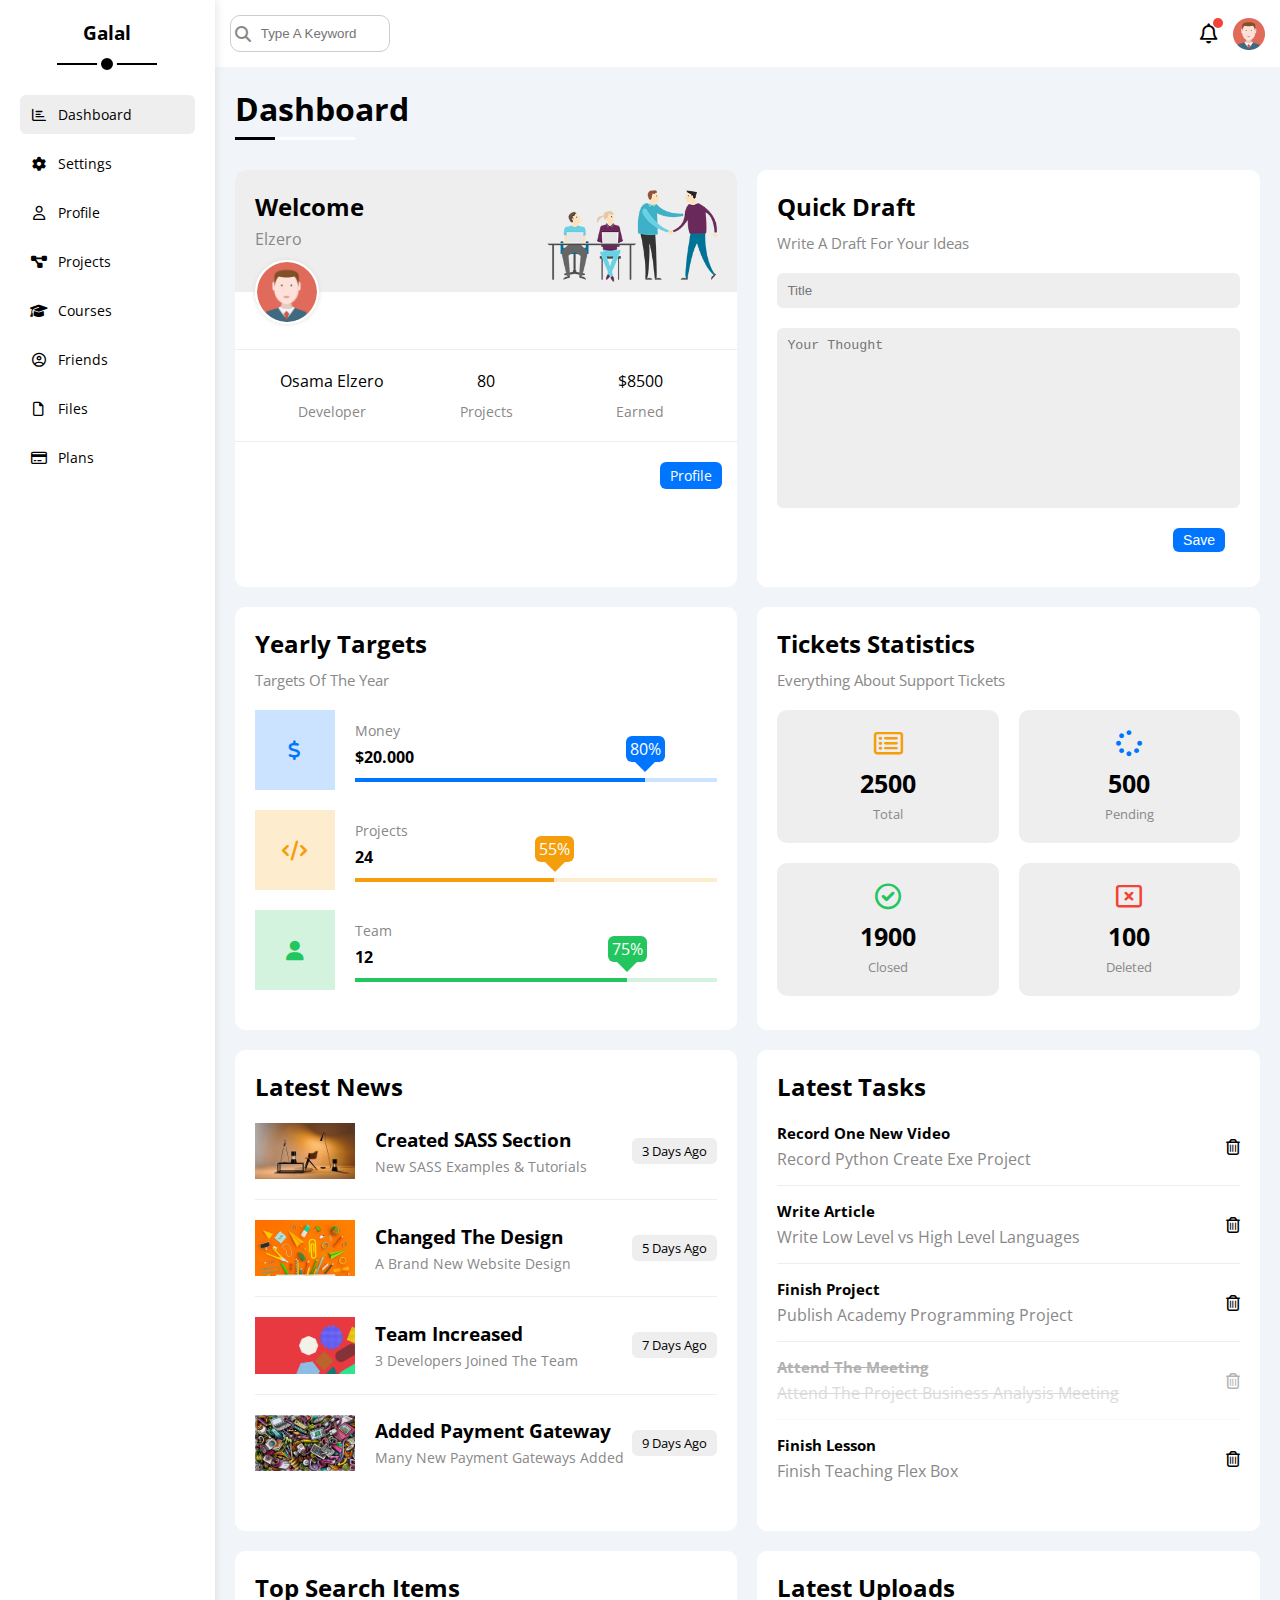
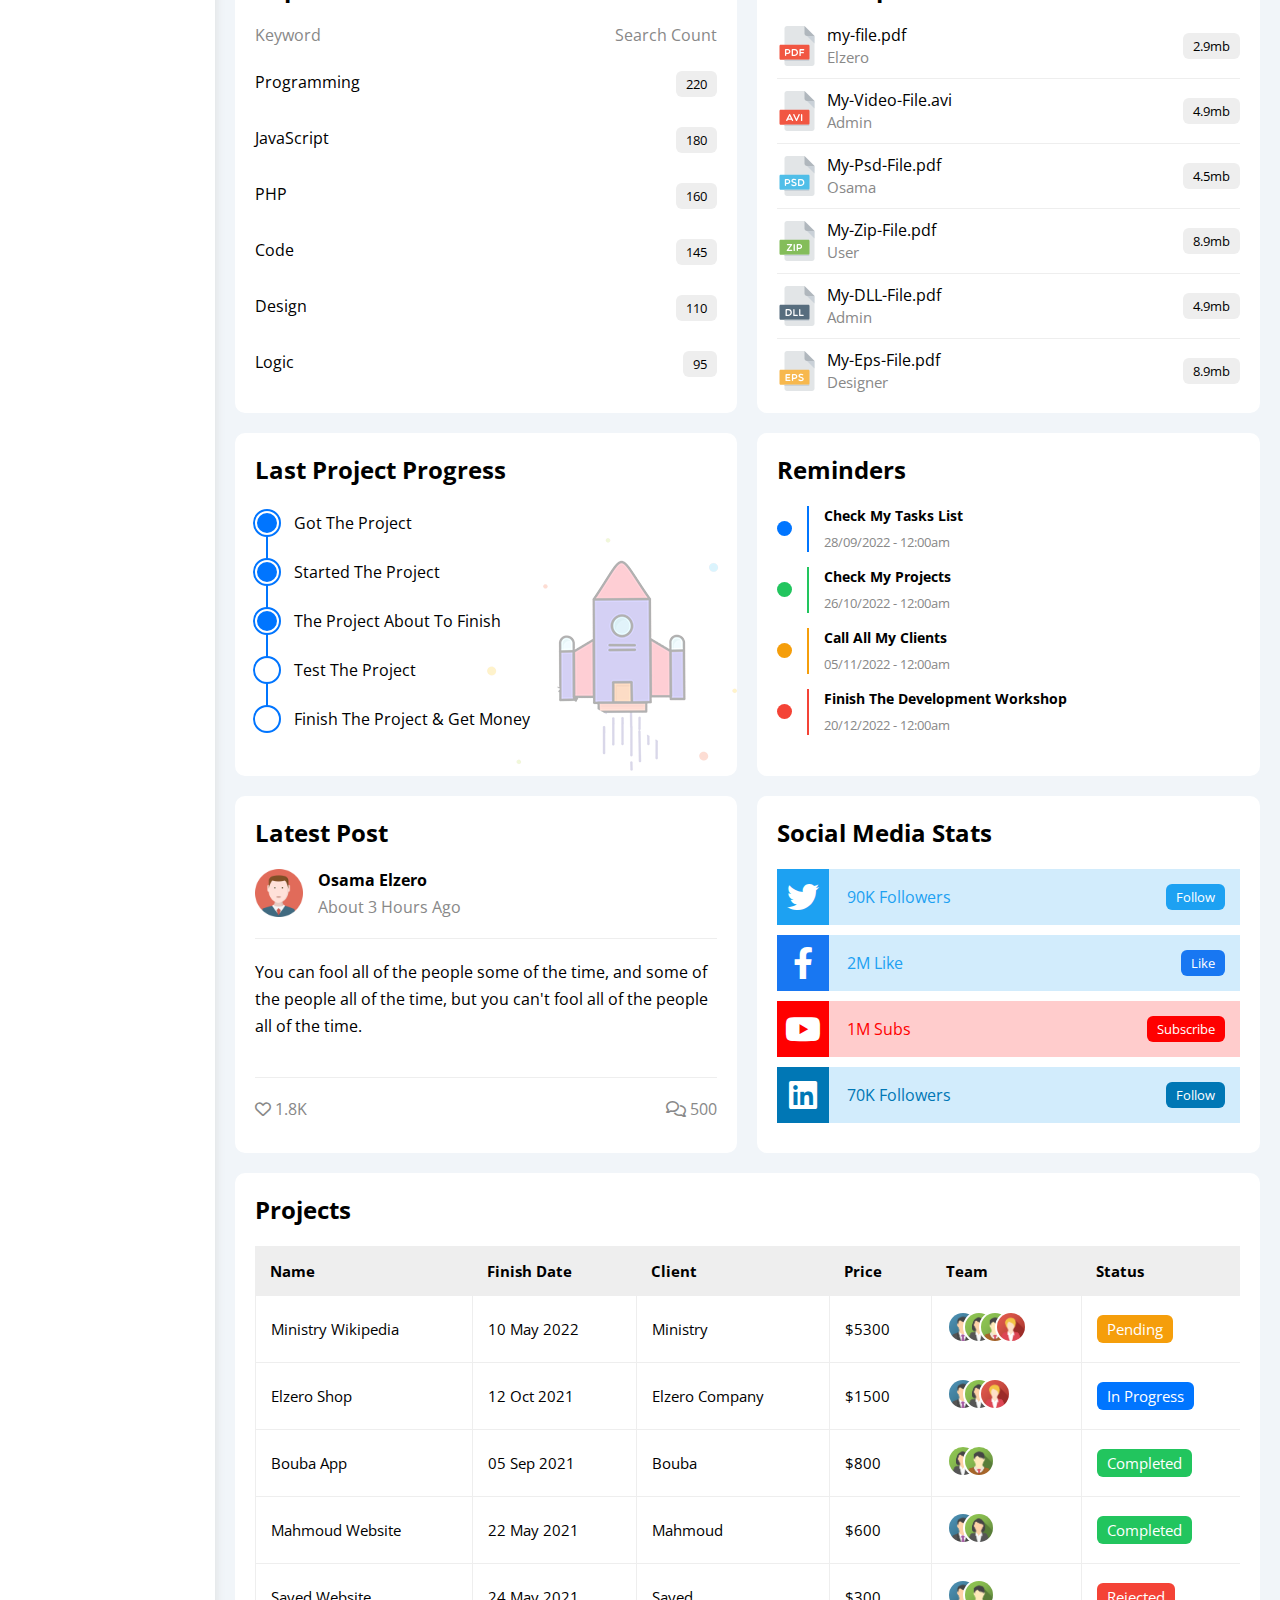
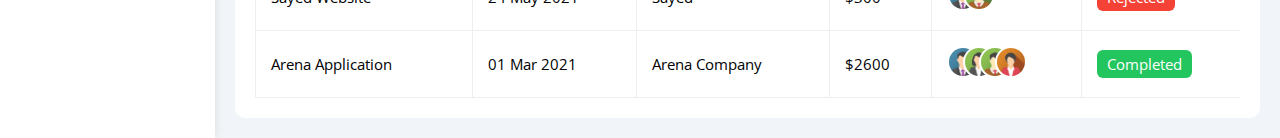
<file: index.html>
<!DOCTYPE html>
<html lang="en">
  <head>
    <meta charset="UTF-8" />
    <meta http-equiv="X-UA-Compatible" content="IE=edge" />
    <meta name="viewport" content="width=device-width, initial-scale=1.0" />
    <title>Dashboard</title>
    <link rel="preconnect" href="https://fonts.googleapis.com" />
    <link rel="preconnect" href="https://fonts.gstatic.com" crossorigin />
    <link
      href="https://fonts.googleapis.com/css2?family=Open+Sans:wght@300;500&display=swap"
      rel="stylesheet"
    />
    <link rel="stylesheet" href="css/all.min.css" />
    <link rel="stylesheet" href="css/framework.css" />
    <link rel="stylesheet" href="css/main.css" />
  </head>
  <body>
    <div class="page d-flex">
      <div class="sidebar bg-white p-20 p-relative">
        <h3 class="p-relative txt-c mt-0">Galal</h3>
        <ul>
          <li>
            <a
              class="active d-flex align-center fs-14 c-black rad-6 p-10"
              href="index.html"
            >
              <i class="fa-regular fa-chart-bar fa-fw"></i>
              <span>Dashboard</span>
            </a>
          </li>
          <li>
            <a
              class="d-flex align-center fs-14 c-black rad-6 p-10"
              href="settings.html"
            >
              <i class="fa-solid fa-gear fa-fw"></i>
              <span> Settings</span>
            </a>
          </li>
          <li>
            <a
              class="d-flex align-center fs-14 c-black rad-6 p-10"
              href="profile.html"
            >
              <i class="fa-regular fa-user fa-fw"></i>
              <span>Profile</span>
            </a>
          </li>
          <li>
            <a
              class="d-flex align-center fs-14 c-black rad-6 p-10"
              href="projects.html"
            >
              <i class="fa-solid fa-diagram-project fa-fw"></i>
              <span>Projects</span>
            </a>
          </li>
          <li>
            <a
              class="d-flex align-center fs-14 c-black rad-6 p-10"
              href="courses.html"
            >
              <i class="fa-solid fa-graduation-cap fa-fw"></i>
              <span>Courses</span>
            </a>
          </li>
          <li>
            <a
              class="d-flex align-center fs-14 c-black rad-6 p-10"
              href="friends.html"
            >
              <i class="fa-regular fa-circle-user fa-fw"></i>
              <span>Friends</span>
            </a>
          </li>
          <li>
            <a
              class="d-flex align-center fs-14 c-black rad-6 p-10"
              href="files.html"
            >
              <i class="fa-regular fa-file fa-fw"></i>
              <span>Files</span>
            </a>
          </li>
          <li>
            <a
              class="d-flex align-center fs-14 c-black rad-6 p-10"
              href="plans.html"
            >
              <i class="fa-regular fa-credit-card fa-fw"></i>
              <span>Plans</span>
            </a>
          </li>
        </ul>
      </div>
      <div class="content w-full">
        <!-- Start Head -->
        <div class="head bg-white p-15 between-flex">
          <div class="search p-relative">
            <input
              class="p-10 border-ccc rad-10"
              type="search"
              placeholder="Type A Keyword"
            />
          </div>
          <div class="icons d-flex align-center">
            <span class="notification p-relative">
              <i class="fa-regular fa-bell fa-lg"></i>
            </span>
            <img src="imgs/avatar.png" alt="" />
          </div>
        </div>
        <!-- End Head -->
        <h1 class="p-relative">Dashboard</h1>
        <!-- start wrapper -->
        <div class="wrapper d-grid gap-20">
          <!-- Start Welcome Widget -->
          <div class="welcome bg-white rad-10 txt-c-mobile">
            <div class="intro p-20 d-flex space-between bg-eee">
              <div>
                <h2 class="m-0">Welcome</h2>
                <p class="c-grey mt-5">Elzero</p>
              </div>
              <img class="hide-mobile" src="imgs/welcome.png" alt="" />
            </div>
            <img src="imgs/avatar.png" alt="" class="avatar" />
            <div class="body txt-c d-flex p-20 mt-20 mb-20 block-mobile">
              <div>
                Osama Elzero
                <span class="d-block c-grey fs-14 mt-10">Developer</span>
              </div>
              <div>
                80 <span class="d-block c-grey fs-14 mt-10">Projects</span>
              </div>
              <div>
                $8500 <span class="d-block c-grey fs-14 mt-10">Earned</span>
              </div>
            </div>
            <a
              href="profile.html"
              class="visit d-block fs-14 bg-blue c-white w-fit btn-shape"
              >Profile</a
            >
          </div>
          <!-- End Welcome Widget -->
          <!-- Start Quick Draft Widget -->
          <div class="quick-draft p-20 bg-white rad-10">
            <h2 class="mt-0 mb-10">Quick Draft</h2>
            <p class="mt-0 mb-20 c-grey fs-15">Write A Draft For Your Ideas</p>
            <form>
              <input
                class="d-block mb-20 w-full p-10 b-none bg-eee rad-6"
                type="text"
                placeholder="Title"
              />
              <textarea
                class="d-block mb-20 w-full p-10 b-none bg-eee rad-6"
                placeholder="Your Thought"
              ></textarea>
              <input
                class="save d-block fs-14 bg-blue c-white b-none w-fit btn-shape"
                type="submit"
                value="Save"
              />
            </form>
          </div>
          <!-- End Quick Draft Widget -->
          <!-- Start Targets Widget -->
          <div class="targets p-20 bg-white rad-10">
            <h2 class="mt-0 mb-10">Yearly Targets</h2>
            <p class="mt-0 mb-20 c-grey fs-15">Targets Of The Year</p>
            <div class="target-row mb-20 blue center-flex">
              <div class="icon center-flex">
                <i class="fa-solid fa-dollar-sign fa-lg c-blue"></i>
              </div>
              <div class="details">
                <span class="fs-14 c-grey">Money</span>
                <span class="d-block mt-5 mb-10 fw-bold">$20.000</span>
                <div class="progress p-relative">
                  <span class="bg-blue blue" style="width: 80%">
                    <span class="bg-blue">80%</span>
                  </span>
                </div>
              </div>
            </div>
            <div class="target-row mb-20 center-flex orange">
              <div class="icon center-flex">
                <i class="fa-solid fa-code fa-lg c-orange"></i>
              </div>
              <div class="details">
                <span class="fs-14 c-grey">Projects</span>
                <span class="d-block mt-5 mb-10 fw-bold">24</span>
                <div class="progress p-relative">
                  <span class="bg-orange orange" style="width: 55%">
                    <span class="bg-orange">55%</span>
                  </span>
                </div>
              </div>
            </div>
            <div class="target-row mb-20 center-flex green">
              <div class="icon center-flex">
                <i class="fa-solid fa-user fa-lg c-green"></i>
              </div>
              <div class="details">
                <span class="fs-14 c-grey">Team</span>
                <span class="d-block mt-5 mb-10 fw-bold">12</span>
                <div class="progress p-relative">
                  <span class="bg-green green" style="width: 75%">
                    <span class="bg-green">75%</span>
                  </span>
                </div>
              </div>
            </div>
          </div>
          <!-- End Targets Widget -->
          <!-- Start Ticket Widget -->
          <div class="tickets p-20 bg-white rad-10">
            <h2 class="mt-0 mb-10">Tickets Statistics</h2>
            <p class="mt-0 mb-20 c-grey fs-15">
              Everything About Support Tickets
            </p>
            <div class="d-flex txt-c gap-20 f-wrap">
              <div class="box bg-eee p-20 rad-10 fs-13 c-grey">
                <i
                  class="fa-regular fa-rectangle-list fa-2x mb-10 c-orange"
                ></i>
                <span class="d-block c-black fw-bold fs-25 mb-5">2500</span>
                Total
              </div>
              <div class="box bg-eee p-20 rad-10 fs-13 c-grey">
                <i class="fa-solid fa-spinner fa-2x mb-10 c-blue"></i>
                <span class="d-block c-black fw-bold fs-25 mb-5">500</span>
                Pending
              </div>
              <div class="box bg-eee p-20 rad-10 fs-13 c-grey">
                <i class="fa-regular fa-circle-check fa-2x mb-10 c-green"></i>
                <span class="d-block c-black fw-bold fs-25 mb-5">1900</span>
                Closed
              </div>
              <div class="box bg-eee p-20 rad-10 fs-13 c-grey">
                <i class="fa-regular fa-rectangle-xmark fa-2x mb-10 c-red"></i>
                <span class="d-block c-black fw-bold fs-25 mb-5">100</span>
                Deleted
              </div>
            </div>
          </div>
          <!-- End Ticket Widget -->
          <!-- Start Latest News Widget -->
          <div class="latest-news p-20 bg-white rad-10 txt-c-mobile">
            <h2 class="mt-0 mb-20">Latest News</h2>
            <div
              class="news-row d-flex align-center block-mobile mb-20 pb-20 border-b-eee"
            >
              <img class="w-100 mr-20" src="imgs/news-01.png" alt="" />
              <div class="info flex-1">
                <h3 class="m-0 mb-5">Created SASS Section</h3>
                <p class="m-0 fs-14 c-grey">New SASS Examples & Tutorials</p>
              </div>
              <div class="btn-shape bg-eee fs-13 label">3 Days Ago</div>
            </div>
            <div
              class="news-row d-flex align-center block-mobile mb-20 pb-20 border-b-eee"
            >
              <img class="w-100 mr-20" src="imgs/news-02.png" alt="" />
              <div class="info flex-1">
                <h3 class="m-0 mb-5">Changed The Design</h3>
                <p class="m-0 fs-14 c-grey">A Brand New Website Design</p>
              </div>
              <div class="btn-shape bg-eee fs-13 label">5 Days Ago</div>
            </div>
            <div
              class="news-row d-flex align-center block-mobile mb-20 pb-20 border-b-eee"
            >
              <img class="w-100 mr-20" src="imgs/news-03.png" alt="" />
              <div class="info flex-1">
                <h3 class="m-0 mb-5">Team Increased</h3>
                <p class="m-0 fs-14 c-grey">3 Developers Joined The Team</p>
              </div>
              <div class="btn-shape bg-eee fs-13 label">7 Days Ago</div>
            </div>
            <div class="news-row d-flex align-center block-mobile mb-20 pb-20">
              <img class="w-100 mr-20" src="imgs/news-04.png" alt="" />
              <div class="info flex-1">
                <h3 class="m-0 mb-5">Added Payment Gateway</h3>
                <p class="m-0 fs-14 c-grey">Many New Payment Gateways Added</p>
              </div>
              <div class="btn-shape bg-eee fs-13 label">9 Days Ago</div>
            </div>
          </div>
          <!-- End Latest News Widget -->
          <!-- Start Tasks Widget -->
          <div class="tasks p-20 bg-white rad-10">
            <h2 class="mt-0 mb-20">Latest Tasks</h2>
            <div class="task-row between-flex">
              <div class="info">
                <h3 class="mt-0 mb-5 fs-15">Record One New Video</h3>
                <p class="m-0 c-grey">Record Python Create Exe Project</p>
              </div>
              <i class="fa-regular fa-trash-can delete"></i>
            </div>
            <div class="task-row between-flex">
              <div class="info">
                <h3 class="mt-0 mb-5 fs-15">Write Article</h3>
                <p class="m-0 c-grey">
                  Write Low Level vs High Level Languages
                </p>
              </div>
              <i class="fa-regular fa-trash-can delete"></i>
            </div>
            <div class="task-row between-flex">
              <div class="info">
                <h3 class="mt-0 mb-5 fs-15">Finish Project</h3>
                <p class="m-0 c-grey">Publish Academy Programming Project</p>
              </div>
              <i class="fa-regular fa-trash-can delete"></i>
            </div>
            <div class="task-row between-flex done">
              <div class="info">
                <h3 class="mt-0 mb-5 fs-15">Attend The Meeting</h3>
                <p class="m-0 c-grey">
                  Attend The Project Business Analysis Meeting
                </p>
              </div>
              <i class="fa-regular fa-trash-can delete"></i>
            </div>
            <div class="task-row between-flex">
              <div class="info">
                <h3 class="mt-0 mb-5 fs-15">Finish Lesson</h3>
                <p class="m-0 c-grey">Finish Teaching Flex Box</p>
              </div>
              <i class="fa-regular fa-trash-can delete"></i>
            </div>
          </div>
          <!-- End Tasks -->
          <!-- Start Top Search Word Widget -->
          <div class="search-items p-20 bg-white rad-10">
            <h2 class="mt-0 mb-20">Top Search Items</h2>
            <div class="items-head d-flex space-between c-grey mb-10">
              <div>Keyword</div>
              <div>Search Count</div>
            </div>
            <div class="items d-flex space-between pt-15 pb-15">
              <span>Programming</span>
              <span class="bg-eee fs-13 btn-shape">220</span>
            </div>
            <div class="items d-flex space-between pt-15 pb-15">
              <span>JavaScript</span>
              <span class="bg-eee btn-shape fs-13">180</span>
            </div>
            <div class="items d-flex space-between pt-15 pb-15">
              <span>PHP</span>
              <span class="bg-eee btn-shape fs-13">160</span>
            </div>
            <div class="items d-flex space-between pt-15 pb-15">
              <span>Code</span>
              <span class="bg-eee btn-shape fs-13">145</span>
            </div>
            <div class="items d-flex space-between pt-15 pb-15">
              <span>Design</span>
              <span class="bg-eee btn-shape fs-13">110</span>
            </div>
            <div class="items d-flex space-between pt-15 pb-15">
              <span>Logic</span>
              <span class="bg-eee btn-shape fs-13">95</span>
            </div>
          </div>
          <!-- End Top Search Word Widget -->
          <!-- Start Latest Uploads Widget -->
          <div class="latest-uploads p-20 bg-white rad-10">
            <h2 class="mt-0 mb-20">Latest Uploads</h2>
            <ul class="m-0">
              <li class="between-flex pb-10 mb-10">
                <div class="d-flex align-center">
                  <img class="mr-10" src="imgs/pdf.svg" alt="" />
                  <div>
                    <span class="d-block">my-file.pdf</span>
                    <span class="fs-15 c-grey">Elzero</span>
                  </div>
                </div>
                <div class="bg-eee btn-shape fs-13">2.9mb</div>
              </li>
              <li class="between-flex pb-10 mb-10">
                <div class="d-flex align-center">
                  <img class="mr-10" src="imgs/avi.svg" alt="" />
                  <div>
                    <span class="d-block">My-Video-File.avi</span>
                    <span class="fs-15 c-grey">Admin</span>
                  </div>
                </div>
                <div class="bg-eee btn-shape fs-13">4.9mb</div>
              </li>
              <li class="between-flex pb-10 mb-10">
                <div class="d-flex align-center">
                  <img class="mr-10" src="imgs/psd.svg" alt="" />
                  <div>
                    <span class="d-block">My-Psd-File.pdf</span>
                    <span class="fs-15 c-grey">Osama</span>
                  </div>
                </div>
                <div class="bg-eee btn-shape fs-13">4.5mb</div>
              </li>
              <li class="between-flex pb-10 mb-10">
                <div class="d-flex align-center">
                  <img class="mr-10" src="imgs/zip.svg" alt="" />
                  <div>
                    <span class="d-block">My-Zip-File.pdf</span>
                    <span class="fs-15 c-grey">User</span>
                  </div>
                </div>
                <div class="bg-eee btn-shape fs-13">8.9mb</div>
              </li>
              <li class="between-flex pb-10 mb-10">
                <div class="d-flex align-center">
                  <img class="mr-10" src="imgs/dll.svg" alt="" />
                  <div>
                    <span class="d-block">My-DLL-File.pdf</span>
                    <span class="fs-15 c-grey">Admin</span>
                  </div>
                </div>
                <div class="bg-eee btn-shape fs-13">4.9mb</div>
              </li>
              <li class="between-flex">
                <div class="d-flex align-center">
                  <img class="mr-10" src="imgs/eps.svg" alt="" />
                  <div>
                    <span class="d-block">My-Eps-File.pdf</span>
                    <span class="fs-15 c-grey">Designer</span>
                  </div>
                </div>
                <div class="bg-eee btn-shape fs-13">8.9mb</div>
              </li>
            </ul>
          </div>
          <!-- End Latest Uploads Widget -->
          <!-- Start Last Project Progress Widget -->
          <div class="last-project p-20 bg-white rad-10 p-relative">
            <h2 class="mt-0 mb-20">Last Project Progress</h2>
            <ul class="m-0 p-relative">
              <li class="mt-25 d-flex align-center done">Got The Project</li>
              <li class="mt-25 d-flex align-center done">
                Started The Project
              </li>
              <li class="mt-25 d-flex align-center done">
                The Project About To Finish
              </li>
              <li class="mt-25 d-flex align-center current">
                Test The Project
              </li>
              <li class="mt-25 d-flex align-center">
                Finish The Project & Get Money
              </li>
            </ul>
            <img
              class="launch-icon hide-mobile"
              src="imgs/project.png"
              alt=""
            />
          </div>
          <!-- End Last Project Progress Widget -->
          <!-- Start Reminders Widget -->
          <div class="reminders p-20 bg-white rad-10 p-relative">
            <h2 class="mt-0 mb-25">Reminders</h2>
            <ul class="m-0">
              <li class="d-flex align-center mt-15">
                <span class="key bg-blue mr-15 rad-half"></span>
                <div class="pl-15 blue">
                  <p class="fs-14 fw-bold mt-0 mb-5">Check My Tasks List</p>
                  <span class="fs-13 c-grey">28/09/2022 - 12:00am</span>
                </div>
              </li>
              <li class="d-flex align-center mt-15">
                <span class="key bg-green mr-15 d-block rad-half"></span>
                <div class="pl-15 green">
                  <p class="fs-14 fw-bold mt-0 mb-5">Check My Projects</p>
                  <span class="fs-13 c-grey">26/10/2022 - 12:00am</span>
                </div>
              </li>
              <li class="d-flex align-center mt-15">
                <span class="key bg-orange mr-15 d-block rad-half"></span>
                <div class="pl-15 orange">
                  <p class="fs-14 fw-bold mt-0 mb-5">Call All My Clients</p>
                  <span class="fs-13 c-grey">05/11/2022 - 12:00am</span>
                </div>
              </li>
              <li class="d-flex align-center mt-15">
                <span class="key bg-red mr-15 d-block rad-half"></span>
                <div class="pl-15 red">
                  <p class="fs-14 fw-bold mt-0 mb-5">
                    Finish The Development Workshop
                  </p>
                  <span class="fs-13 c-grey">20/12/2022 - 12:00am</span>
                </div>
              </li>
            </ul>
          </div>
          <!-- End Reminders Widget -->
          <!-- Start Latest Post Widget -->
          <div class="latest-post p-20 bg-white rad-10 p-relative">
            <h2 class="mt-0 mb-25">Latest Post</h2>
            <div class="top d-flex align-center">
              <img class="avatar mr-15" src="imgs/avatar.png" alt="" />
              <div class="info">
                <span class="d-block mb-5 fw-bold">Osama Elzero</span>
                <span class="c-grey">About 3 Hours Ago</span>
              </div>
            </div>
            <div class="post-content txt-c-mobile pt-20 pb-20 mt-20 mb-20">
              You can fool all of the people some of the time, and some of the
              people all of the time, but you can't fool all of the people all
              of the time.
            </div>
            <div class="post-stats between-flex c-grey">
              <div>
                <i class="fa-regular fa-heart"></i>
                <span>1.8K</span>
              </div>
              <div>
                <i class="fa-regular fa-comments"></i>
                <span>500</span>
              </div>
            </div>
          </div>
          <!-- End Latest Post Widget -->
          <!-- Start Social Media Stats Widget -->
          <div class="social-media p-20 bg-white rad-10 p-relative">
            <h2 class="mt-0 mb-25">Social Media Stats</h2>
            <div class="box twitter p-15 p-relative mb-10 between-flex">
              <i
                class="fa-brands fa-twitter fa-2x c-white h-full center-flex"
              ></i>
              <span>90K Followers</span>
              <a class="fs-13 c-white btn-shape" href="#">Follow</a>
            </div>
            <div class="box facebook p-15 p-relative mb-10 between-flex">
              <i
                class="fa-brands fa-facebook-f fa-2x c-white h-full center-flex"
              ></i>
              <span>2M Like</span>
              <a class="fs-13 c-white btn-shape" href="#">Like</a>
            </div>
            <div class="box youtube p-15 p-relative mb-10 between-flex">
              <i
                class="fa-brands fa-youtube fa-2x c-white h-full center-flex"
              ></i>
              <span>1M Subs</span>
              <a class="fs-13 c-white btn-shape" href="#">Subscribe</a>
            </div>
            <div class="box linkedin p-15 p-relative mb-10 between-flex">
              <i
                class="fa-brands fa-linkedin fa-2x c-white h-full center-flex"
              ></i>
              <span>70K Followers</span>
              <a class="fs-13 c-white btn-shape" href="#">Follow</a>
            </div>
          </div>
          <!-- Start End Media Stats Widget -->
        </div>
        <!-- end wrapper -->
        <!-- Start Projects Table -->
        <div class="projects p-20 bg-white rad-10 m-20">
          <h2 class="mt-0 mb-20">Projects</h2>
          <div class="responsive-table">
            <table class="fs-15 w-full">
              <thead>
                <tr>
                  <td>Name</td>
                  <td>Finish Date</td>
                  <td>Client</td>
                  <td>Price</td>
                  <td>Team</td>
                  <td>Status</td>
                </tr>
              </thead>
              <tbody>
                <tr>
                  <td>Ministry Wikipedia</td>
                  <td>10 May 2022</td>
                  <td>Ministry</td>
                  <td>$5300</td>
                  <td>
                    <img src="imgs/team-01.png" alt="" />
                    <img src="imgs/team-02.png" alt="" />
                    <img src="imgs/team-03.png" alt="" />
                    <img src="imgs/team-05.png" alt="" />
                  </td>
                  <td>
                    <span class="label btn-shape bg-orange c-white"
                      >Pending</span
                    >
                  </td>
                </tr>
                <tr>
                  <td>Elzero Shop</td>
                  <td>12 Oct 2021</td>
                  <td>Elzero Company</td>
                  <td>$1500</td>
                  <td>
                    <img src="imgs/team-01.png" alt="" />
                    <img src="imgs/team-02.png" alt="" />
                    <img src="imgs/team-05.png" alt="" />
                  </td>
                  <td>
                    <span class="label btn-shape bg-blue c-white"
                      >In Progress</span
                    >
                  </td>
                </tr>
                <tr>
                  <td>Bouba App</td>
                  <td>05 Sep 2021</td>
                  <td>Bouba</td>
                  <td>$800</td>
                  <td>
                    <img src="imgs/team-02.png" alt="" />
                    <img src="imgs/team-03.png" alt="" />
                  </td>
                  <td>
                    <span class="label btn-shape bg-green c-white"
                      >Completed</span
                    >
                  </td>
                </tr>
                <tr>
                  <td>Mahmoud Website</td>
                  <td>22 May 2021</td>
                  <td>Mahmoud</td>
                  <td>$600</td>
                  <td>
                    <img src="imgs/team-01.png" alt="" />
                    <img src="imgs/team-02.png" alt="" />
                  </td>
                  <td>
                    <span class="label btn-shape bg-green c-white"
                      >Completed</span
                    >
                  </td>
                </tr>
                <tr>
                  <td>Sayed Website</td>
                  <td>24 May 2021</td>
                  <td>Sayed</td>
                  <td>$300</td>
                  <td>
                    <img src="imgs/team-01.png" alt="" />
                    <img src="imgs/team-03.png" alt="" />
                  </td>
                  <td>
                    <span class="label btn-shape bg-red c-white">Rejected</span>
                  </td>
                </tr>
                <tr>
                  <td>Arena Application</td>
                  <td>01 Mar 2021</td>
                  <td>Arena Company</td>
                  <td>$2600</td>
                  <td>
                    <img src="imgs/team-01.png" alt="" />
                    <img src="imgs/team-02.png" alt="" />
                    <img src="imgs/team-03.png" alt="" />
                    <img src="imgs/team-04.png" alt="" />
                  </td>
                  <td>
                    <span class="label btn-shape bg-green c-white"
                      >Completed</span
                    >
                  </td>
                </tr>
              </tbody>
            </table>
          </div>
        </div>
        <!-- End Projects Table -->
      </div>
    </div>
  </body>
</html>
</file>
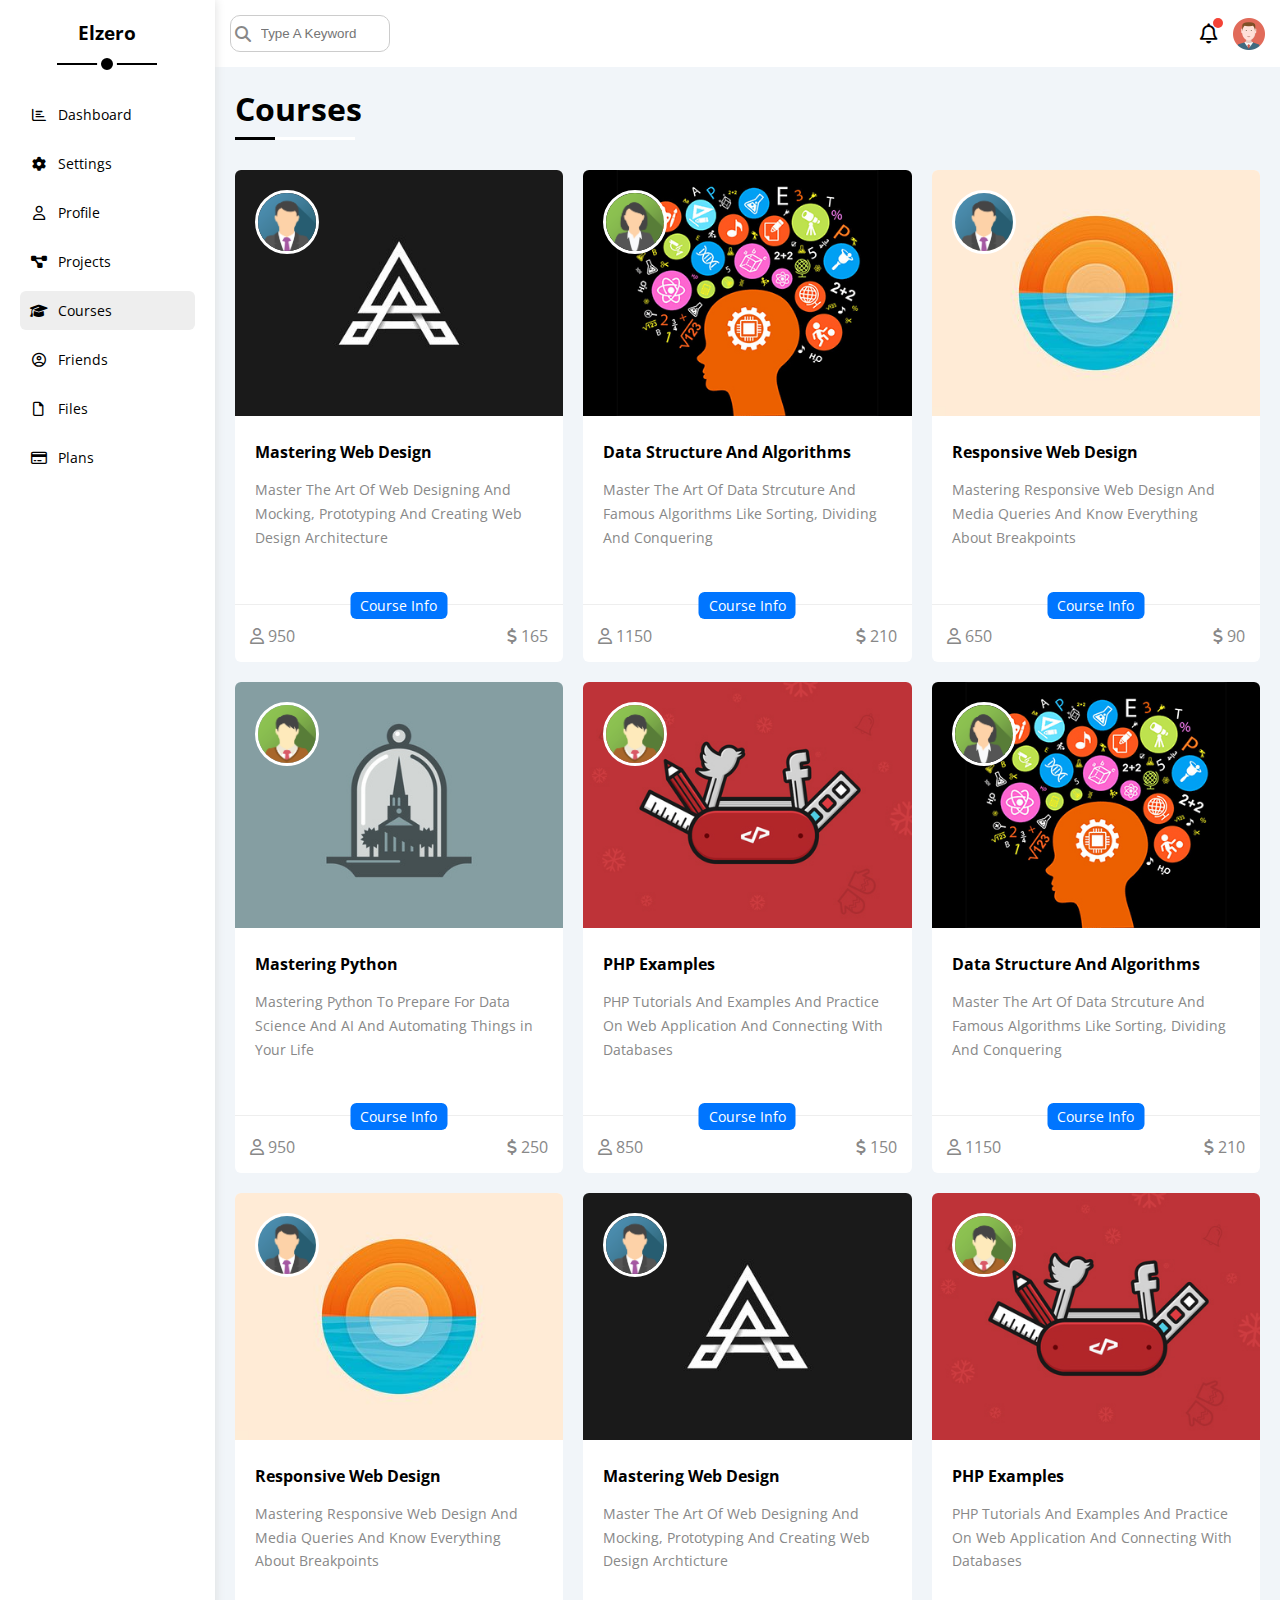
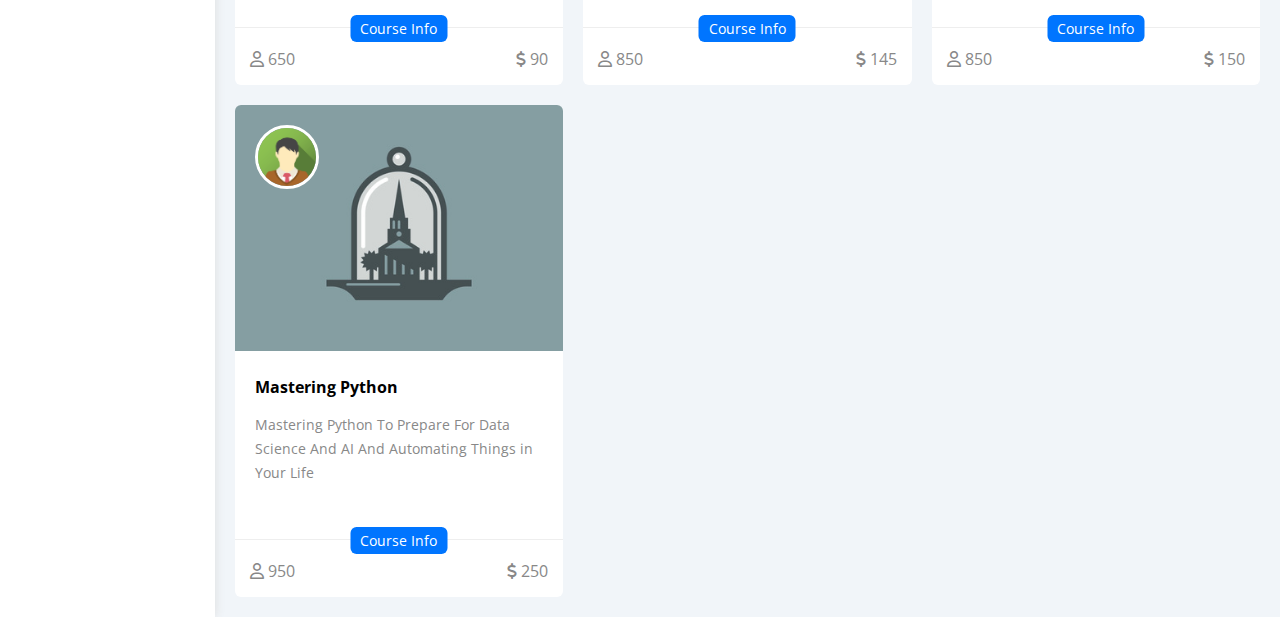
<file: courses.html>
<!DOCTYPE html>
<html lang="en">
  <head>
    <meta charset="UTF-8" />
    <meta http-equiv="X-UA-Compatible" content="IE=edge" />
    <meta name="viewport" content="width=device-width, initial-scale=1.0" />
    <title>Courses</title>
    <link rel="stylesheet" href="css/all.min.css" />
    <link rel="preconnect" href="https://fonts.googleapis.com" />
    <link rel="preconnect" href="https://fonts.gstatic.com" crossorigin />
    <link
      href="https://fonts.googleapis.com/css2?family=Open+Sans:wght@300;500&display=swap"
      rel="stylesheet"
    />
    <link rel="stylesheet" href="css/framework.css" />
    <link rel="stylesheet" href="css/main.css" />
  </head>
  <body>
    <div class="page d-flex">
      <div class="sidebar bg-white p-20 p-relative">
        <h3 class="p-relative txt-c mt-0">Elzero</h3>
        <ul>
          <li>
            <a
              class="d-flex align-center fs-14 c-black rad-6 p-10"
              href="index.html"
            >
              <i class="fa-regular fa-chart-bar fa-fw"></i>
              <span>Dashboard</span>
            </a>
          </li>
          <li>
            <a
              class="d-flex align-center fs-14 c-black rad-6 p-10"
              href="settings.html"
            >
              <i class="fa-solid fa-gear fa-fw"></i>
              <span>Settings</span>
            </a>
          </li>
          <li>
            <a
              class="d-flex align-center fs-14 c-black rad-6 p-10"
              href="profile.html"
            >
              <i class="fa-regular fa-user fa-fw"></i>
              <span>Profile</span>
            </a>
          </li>
          <li>
            <a
              class="d-flex align-center fs-14 c-black rad-6 p-10"
              href="projects.html"
            >
              <i class="fa-solid fa-diagram-project fa-fw"></i>
              <span>Projects</span>
            </a>
          </li>
          <li>
            <a
              class="active d-flex align-center fs-14 c-black rad-6 p-10"
              href="courses.html"
            >
              <i class="fa-solid fa-graduation-cap fa-fw"></i>
              <span>Courses</span>
            </a>
          </li>
          <li>
            <a
              class="d-flex align-center fs-14 c-black rad-6 p-10"
              href="friends.html"
            >
              <i class="fa-regular fa-circle-user fa-fw"></i>
              <span>Friends</span>
            </a>
          </li>
          <li>
            <a
              class="d-flex align-center fs-14 c-black rad-6 p-10"
              href="files.html"
            >
              <i class="fa-regular fa-file fa-fw"></i>
              <span>Files</span>
            </a>
          </li>
          <li>
            <a
              class="d-flex align-center fs-14 c-black rad-6 p-10"
              href="plans.html"
            >
              <i class="fa-regular fa-credit-card fa-fw"></i>
              <span>Plans</span>
            </a>
          </li>
        </ul>
      </div>
      <div class="content w-full">
        <!-- Start Head -->
        <div class="head bg-white p-15 between-flex">
          <div class="search p-relative">
            <input class="p-10" type="search" placeholder="Type A Keyword" />
          </div>
          <div class="icons d-flex align-center">
            <span class="notification p-relative">
              <i class="fa-regular fa-bell fa-lg"></i>
            </span>
            <img src="imgs/avatar.png" alt="" />
          </div>
        </div>
        <!-- End Head -->
        <h1 class="p-relative">Courses</h1>
        <div class="courses-page d-grid m-20 gap-20">
          <div class="course bg-white rad-6 p-relative">
            <img class="cover" src="imgs/course-01.jpg" alt="" />
            <img class="instructor" src="imgs/team-01.png" alt="" />
            <div class="p-20">
              <h4 class="m-0">Mastering Web Design</h4>
              <p class="description c-grey mt-15 fs-14">
                Master The Art Of Web Designing And Mocking, Prototyping And
                Creating Web Design Architecture
              </p>
            </div>
            <div class="info p-15 p-relative between-flex">
              <span class="title bg-blue c-white btn-shape">Course Info</span>
              <span class="c-grey">
                <i class="fa-regular fa-user"></i>
                950
              </span>
              <span class="c-grey">
                <i class="fa-solid fa-dollar-sign"></i>
                165
              </span>
            </div>
          </div>
          <div class="course bg-white rad-6 p-relative">
            <img class="cover" src="imgs/course-02.jpg" alt="" />
            <img class="instructor" src="imgs/team-02.png" alt="" />
            <div class="p-20">
              <h4 class="m-0">Data Structure And Algorithms</h4>
              <p class="description c-grey mt-15 fs-14">
                Master The Art Of Data Strcuture And Famous Algorithms Like
                Sorting, Dividing And Conquering
              </p>
            </div>
            <div class="info p-15 p-relative between-flex">
              <span class="title bg-blue c-white btn-shape">Course Info</span>
              <span class="c-grey">
                <i class="fa-regular fa-user"></i> 1150</span
              >
              <span class="c-grey"
                ><i class="fa-solid fa-dollar-sign"></i> 210</span
              >
            </div>
          </div>
          <div class="course bg-white rad-6 p-relative">
            <img class="cover" src="imgs/course-03.jpg" alt="" />
            <img class="instructor" src="imgs/team-01.png" alt="" />
            <div class="p-20">
              <h4 class="m-0">Responsive Web Design</h4>
              <p class="description c-grey mt-15 fs-14">
                Mastering Responsive Web Design And Media Queries And Know
                Everything About Breakpoints
              </p>
            </div>
            <div class="info p-15 p-relative between-flex">
              <span class="title bg-blue c-white btn-shape">Course Info</span>
              <span class="c-grey">
                <i class="fa-regular fa-user"></i> 650</span
              >
              <span class="c-grey"
                ><i class="fa-solid fa-dollar-sign"></i> 90</span
              >
            </div>
          </div>
          <div class="course bg-white rad-6 p-relative">
            <img class="cover" src="imgs/course-04.jpg" alt="" />
            <img class="instructor" src="imgs/team-03.png" alt="" />
            <div class="p-20">
              <h4 class="m-0">Mastering Python</h4>
              <p class="description c-grey mt-15 fs-14">
                Mastering Python To Prepare For Data Science And AI And
                Automating Things in Your Life
              </p>
            </div>
            <div class="info p-15 p-relative between-flex">
              <span class="title bg-blue c-white btn-shape">Course Info</span>
              <span class="c-grey">
                <i class="fa-regular fa-user"></i> 950</span
              >
              <span class="c-grey"
                ><i class="fa-solid fa-dollar-sign"></i> 250</span
              >
            </div>
          </div>
          <div class="course bg-white rad-6 p-relative">
            <img class="cover" src="imgs/course-05.jpg" alt="" />
            <img class="instructor" src="imgs/team-03.png" alt="" />
            <div class="p-20">
              <h4 class="m-0">PHP Examples</h4>
              <p class="description c-grey mt-15 fs-14">
                PHP Tutorials And Examples And Practice On Web Application And
                Connecting With Databases
              </p>
            </div>
            <div class="info p-15 p-relative between-flex">
              <span class="title bg-blue c-white btn-shape">Course Info</span>
              <span class="c-grey">
                <i class="fa-regular fa-user"></i> 850</span
              >
              <span class="c-grey"
                ><i class="fa-solid fa-dollar-sign"></i> 150</span
              >
            </div>
          </div>
          <div class="course bg-white rad-6 p-relative">
            <img class="cover" src="imgs/course-02.jpg" alt="" />
            <img class="instructor" src="imgs/team-02.png" alt="" />
            <div class="p-20">
              <h4 class="m-0">Data Structure And Algorithms</h4>
              <p class="description c-grey mt-15 fs-14">
                Master The Art Of Data Strcuture And Famous Algorithms Like
                Sorting, Dividing And Conquering
              </p>
            </div>
            <div class="info p-15 p-relative between-flex">
              <span class="title bg-blue c-white btn-shape">Course Info</span>
              <span class="c-grey">
                <i class="fa-regular fa-user"></i> 1150</span
              >
              <span class="c-grey"
                ><i class="fa-solid fa-dollar-sign"></i> 210</span
              >
            </div>
          </div>
          <div class="course bg-white rad-6 p-relative">
            <img class="cover" src="imgs/course-03.jpg" alt="" />
            <img class="instructor" src="imgs/team-01.png" alt="" />
            <div class="p-20">
              <h4 class="m-0">Responsive Web Design</h4>
              <p class="description c-grey mt-15 fs-14">
                Mastering Responsive Web Design And Media Queries And Know
                Everything About Breakpoints
              </p>
            </div>
            <div class="info p-15 p-relative between-flex">
              <span class="title bg-blue c-white btn-shape">Course Info</span>
              <span class="c-grey">
                <i class="fa-regular fa-user"></i> 650</span
              >
              <span class="c-grey"
                ><i class="fa-solid fa-dollar-sign"></i> 90</span
              >
            </div>
          </div>
          <div class="course bg-white rad-6 p-relative">
            <img class="cover" src="imgs/course-01.jpg" alt="" />
            <img class="instructor" src="imgs/team-01.png" alt="" />
            <div class="p-20">
              <h4 class="m-0">Mastering Web Design</h4>
              <p class="description c-grey mt-15 fs-14">
                Master The Art Of Web Designing And Mocking, Prototyping And
                Creating Web Design Archticture
              </p>
            </div>
            <div class="info p-15 p-relative between-flex">
              <span class="title bg-blue c-white btn-shape">Course Info</span>
              <span class="c-grey">
                <i class="fa-regular fa-user"></i> 850</span
              >
              <span class="c-grey"
                ><i class="fa-solid fa-dollar-sign"></i> 145</span
              >
            </div>
          </div>
          <div class="course bg-white rad-6 p-relative">
            <img class="cover" src="imgs/course-05.jpg" alt="" />
            <img class="instructor" src="imgs/team-03.png" alt="" />
            <div class="p-20">
              <h4 class="m-0">PHP Examples</h4>
              <p class="description c-grey mt-15 fs-14">
                PHP Tutorials And Examples And Practice On Web Application And
                Connecting With Databases
              </p>
            </div>
            <div class="info p-15 p-relative between-flex">
              <span class="title bg-blue c-white btn-shape">Course Info</span>
              <span class="c-grey">
                <i class="fa-regular fa-user"></i> 850</span
              >
              <span class="c-grey"
                ><i class="fa-solid fa-dollar-sign"></i> 150</span
              >
            </div>
          </div>
          <div class="course bg-white rad-6 p-relative">
            <img class="cover" src="imgs/course-04.jpg" alt="" />
            <img class="instructor" src="imgs/team-03.png" alt="" />
            <div class="p-20">
              <h4 class="m-0">Mastering Python</h4>
              <p class="description c-grey mt-15 fs-14">
                Mastering Python To Prepare For Data Science And AI And
                Automating Things in Your Life
              </p>
            </div>
            <div class="info p-15 p-relative between-flex">
              <span class="title bg-blue c-white btn-shape">Course Info</span>
              <span class="c-grey">
                <i class="fa-regular fa-user"></i> 950</span
              >
              <span class="c-grey"
                ><i class="fa-solid fa-dollar-sign"></i> 250</span
              >
            </div>
          </div>
        </div>
      </div>
    </div>
  </body>
</html>
</file>
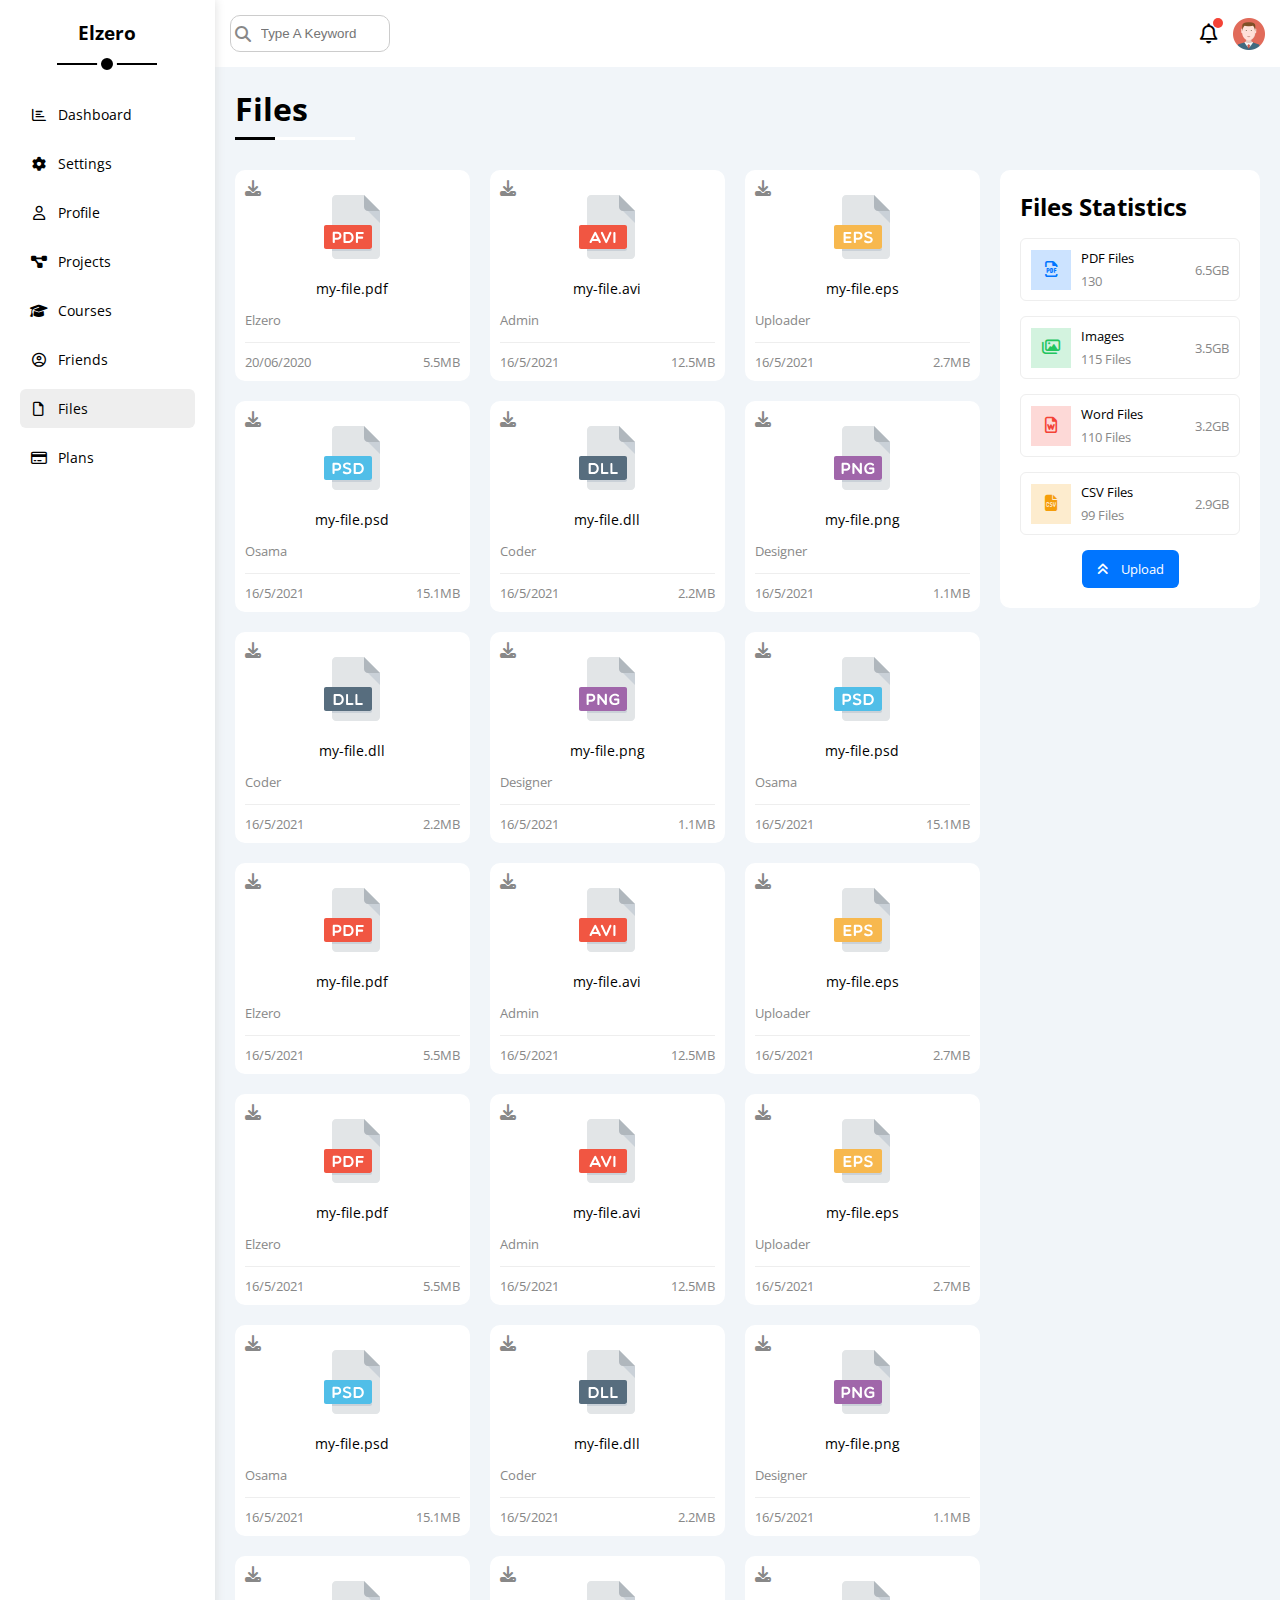
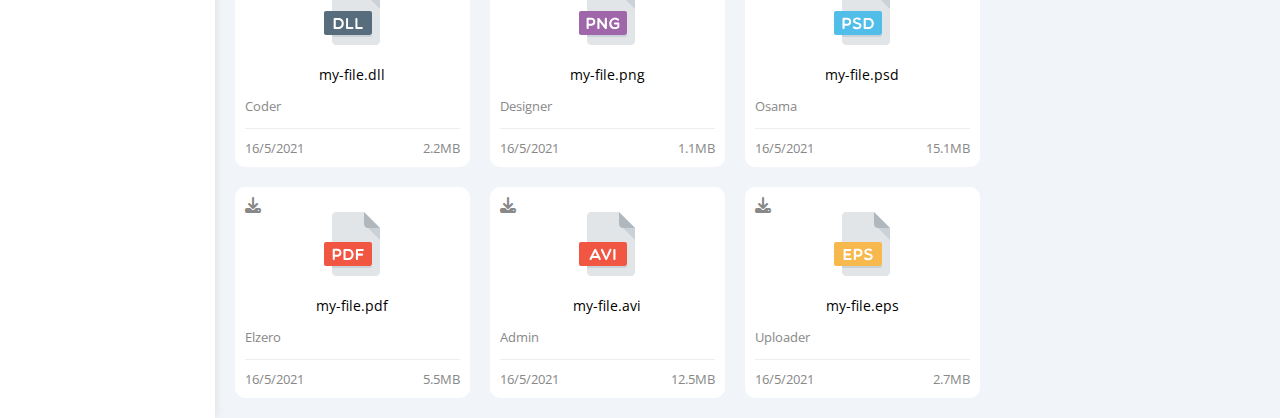
<file: files.html>
<!DOCTYPE html>
<html lang="en">
  <head>
    <meta charset="UTF-8" />
    <meta http-equiv="X-UA-Compatible" content="IE=edge" />
    <meta name="viewport" content="width=device-width, initial-scale=1.0" />
    <title>Files</title>
    <link rel="stylesheet" href="css/all.min.css" />
    <link rel="stylesheet" href="css/framework.css" />
    <link rel="preconnect" href="https://fonts.googleapis.com" />
    <link rel="preconnect" href="https://fonts.gstatic.com" crossorigin />
    <link
      href="https://fonts.googleapis.com/css2?family=Open+Sans:wght@300;500&display=swap"
      rel="stylesheet"
    />
    <link rel="stylesheet" href="css/main.css" />
  </head>
  <body>
    <div class="page d-flex">
      <div class="sidebar bg-white p-20 p-relative">
        <h3 class="p-relative txt-c mt-0">Elzero</h3>
        <ul>
          <li>
            <a
              class="d-flex align-center fs-14 c-black rad-6 p-10"
              href="index.html"
            >
              <i class="fa-regular fa-chart-bar fa-fw"></i>
              <span>Dashboard</span>
            </a>
          </li>
          <li>
            <a
              class="d-flex align-center fs-14 c-black rad-6 p-10"
              href="settings.html"
            >
              <i class="fa-solid fa-gear fa-fw"></i>
              <span>Settings</span>
            </a>
          </li>
          <li>
            <a
              class="d-flex align-center fs-14 c-black rad-6 p-10"
              href="profile.html"
            >
              <i class="fa-regular fa-user fa-fw"></i>
              <span>Profile</span>
            </a>
          </li>
          <li>
            <a
              class="d-flex align-center fs-14 c-black rad-6 p-10"
              href="projects.html"
            >
              <i class="fa-solid fa-diagram-project fa-fw"></i>
              <span>Projects</span>
            </a>
          </li>
          <li>
            <a
              class="d-flex align-center fs-14 c-black rad-6 p-10"
              href="courses.html"
            >
              <i class="fa-solid fa-graduation-cap fa-fw"></i>
              <span>Courses</span>
            </a>
          </li>
          <li>
            <a
              class="d-flex align-center fs-14 c-black rad-6 p-10"
              href="friends.html"
            >
              <i class="fa-regular fa-circle-user fa-fw"></i>
              <span>Friends</span>
            </a>
          </li>
          <li>
            <a
              class="active d-flex align-center fs-14 c-black rad-6 p-10"
              href="files.html"
            >
              <i class="fa-regular fa-file fa-fw"></i>
              <span>Files</span>
            </a>
          </li>
          <li>
            <a
              class="d-flex align-center fs-14 c-black rad-6 p-10"
              href="plans.html"
            >
              <i class="fa-regular fa-credit-card fa-fw"></i>
              <span>Plans</span>
            </a>
          </li>
        </ul>
      </div>
      <div class="content w-full">
        <!-- Start Head -->
        <div class="head bg-white p-15 between-flex">
          <div class="search p-relative">
            <input class="p-10" type="search" placeholder="Type A Keyword" />
          </div>
          <div class="icons d-flex align-center">
            <span class="notification p-relative">
              <i class="fa-regular fa-bell fa-lg"></i>
            </span>
            <img src="imgs/avatar.png" alt="" />
          </div>
        </div>
        <!-- End Head -->
        <h1 class="p-relative">Files</h1>
        <div class="files-page d-flex m-20 m-mobile gap-20 gap-10-mobile">
          <div class="files-stats p-20 bg-white rad-10">
            <h2 class="mt-0 mb-15 txt-c-mobile">Files Statistics</h2>
            <div class="d-flex align-center border-eee p-10 rad-6 mb-15 fs-13">
              <i
                class="fa-regular fa-file-pdf fa-lg blue center-flex c-blue icon"
              ></i>
              <div class="info">
                <span>PDF Files</span>
                <span class="c-grey d-block mt-5">130</span>
              </div>
              <div class="size c-grey">6.5GB</div>
            </div>
            <div class="d-flex align-center border-eee p-10 rad-6 mb-15 fs-13">
              <i
                class="fa-regular fa-images fa-lg green center-flex c-green icon"
              ></i>
              <div class="info">
                <span>Images</span>
                <span class="c-grey d-block mt-5">115 Files</span>
              </div>
              <div class="size c-grey">3.5GB</div>
            </div>
            <div class="d-flex align-center border-eee p-10 rad-6 mb-15 fs-13">
              <i
                class="fa-regular fa-file-word fa-lg red center-flex c-red icon"
              ></i>
              <div class="info">
                <span>Word Files</span>
                <span class="c-grey d-block mt-5">110 Files</span>
              </div>
              <div class="size c-grey">3.2GB</div>
            </div>
            <div class="d-flex align-center border-eee p-10 rad-6 fs-13">
              <i
                class="fa-solid fa-file-csv fa-lg orange center-flex c-orange icon"
              ></i>
              <div class="info">
                <span>CSV Files</span>
                <span class="c-grey d-block mt-5">99 Files</span>
              </div>
              <div class="size c-grey">2.9GB</div>
            </div>
            <a
              class="upload bg-blue c-white fs-13 rad-6 d-block w-fit"
              href="#"
            >
              <i class="fa-solid fa-angles-up mr-10"></i>
              Upload
            </a>
          </div>
          <div class="files-content  d-grid gap-20">
            <div class="file bg-white p-10 rad-10">
              <i class="fa-solid fa-download c-grey p-absolute"></i>
              <div class="icon txt-c">
                <img class="mt-15 mb-15" src="imgs/pdf.svg" alt="" />
              </div>
              <div class="txt-c mb-10 fs-14">my-file.pdf</div>
              <p class="c-grey fs-13">Elzero</p>
              <div class="info between-flex mt-10 pt-10 fs-13 c-grey">
                <span>20/06/2020</span>
                <span>5.5MB</span>
              </div>
            </div>
            <div class="file bg-white p-10 rad-10">
              <i class="fa-solid fa-download c-grey p-absolute"></i>
              <div class="icon txt-c">
                <img class="mt-15 mb-15" src="imgs/avi.svg" alt="" />
              </div>
              <div class="txt-c mb-10 fs-14">my-file.avi</div>
              <p class="c-grey fs-13">Admin</p>
              <div class="info between-flex mt-10 pt-10 fs-13 c-grey">
                <span>16/5/2021</span>
                <span>12.5MB</span>
              </div>
            </div>
            <div class="file bg-white p-10 rad-10">
              <i class="fa-solid fa-download c-grey p-absolute"></i>
              <div class="icon txt-c">
                <img class="mt-15 mb-15" src="imgs/eps.svg" alt="" />
              </div>
              <div class="txt-c mb-10 fs-14">my-file.eps</div>
              <p class="c-grey fs-13">Uploader</p>
              <div class="info between-flex mt-10 pt-10 fs-13 c-grey">
                <span>16/5/2021</span>
                <span>2.7MB</span>
              </div>
            </div>
            <div class="file bg-white p-10 rad-10">
              <i class="fa-solid fa-download c-grey p-absolute"></i>
              <div class="icon txt-c">
                <img class="mt-15 mb-15" src="imgs/psd.svg" alt="" />
              </div>
              <div class="txt-c mb-10 fs-14">my-file.psd</div>
              <p class="c-grey fs-13">Osama</p>
              <div class="info between-flex mt-10 pt-10 fs-13 c-grey">
                <span>16/5/2021</span>
                <span>15.1MB</span>
              </div>
            </div>
            <div class="file bg-white p-10 rad-10">
              <i class="fa-solid fa-download c-grey p-absolute"></i>
              <div class="icon txt-c">
                <img class="mt-15 mb-15" src="imgs/dll.svg" alt="" />
              </div>
              <div class="txt-c mb-10 fs-14">my-file.dll</div>
              <p class="c-grey fs-13">Coder</p>
              <div class="info between-flex mt-10 pt-10 fs-13 c-grey">
                <span>16/5/2021</span>
                <span>2.2MB</span>
              </div>
            </div>
            <div class="file bg-white p-10 rad-10">
              <i class="fa-solid fa-download c-grey p-absolute"></i>
              <div class="icon txt-c">
                <img class="mt-15 mb-15" src="imgs/png.svg" alt="" />
              </div>
              <div class="txt-c mb-10 fs-14">my-file.png</div>
              <p class="c-grey fs-13">Designer</p>
              <div class="info between-flex mt-10 pt-10 fs-13 c-grey">
                <span>16/5/2021</span>
                <span>1.1MB</span>
              </div>
            </div>
            <div class="file bg-white p-10 rad-10">
              <i class="fa-solid fa-download c-grey p-absolute"></i>
              <div class="icon txt-c">
                <img class="mt-15 mb-15" src="imgs/dll.svg" alt="" />
              </div>
              <div class="txt-c mb-10 fs-14">my-file.dll</div>
              <p class="c-grey fs-13">Coder</p>
              <div class="info between-flex mt-10 pt-10 fs-13 c-grey">
                <span>16/5/2021</span>
                <span>2.2MB</span>
              </div>
            </div>
            <div class="file bg-white p-10 rad-10">
              <i class="fa-solid fa-download c-grey p-absolute"></i>
              <div class="icon txt-c">
                <img class="mt-15 mb-15" src="imgs/png.svg" alt="" />
              </div>
              <div class="txt-c mb-10 fs-14">my-file.png</div>
              <p class="c-grey fs-13">Designer</p>
              <div class="info between-flex mt-10 pt-10 fs-13 c-grey">
                <span>16/5/2021</span>
                <span>1.1MB</span>
              </div>
            </div>
            <div class="file bg-white p-10 rad-10">
              <i class="fa-solid fa-download c-grey p-absolute"></i>
              <div class="icon txt-c">
                <img class="mt-15 mb-15" src="imgs/psd.svg" alt="" />
              </div>
              <div class="txt-c mb-10 fs-14">my-file.psd</div>
              <p class="c-grey fs-13">Osama</p>
              <div class="info between-flex mt-10 pt-10 fs-13 c-grey">
                <span>16/5/2021</span>
                <span>15.1MB</span>
              </div>
            </div>
            <div class="file bg-white p-10 rad-10">
              <i class="fa-solid fa-download c-grey p-absolute"></i>
              <div class="icon txt-c">
                <img class="mt-15 mb-15" src="imgs/pdf.svg" alt="" />
              </div>
              <div class="txt-c mb-10 fs-14">my-file.pdf</div>
              <p class="c-grey fs-13">Elzero</p>
              <div class="info between-flex mt-10 pt-10 fs-13 c-grey">
                <span>16/5/2021</span>
                <span>5.5MB</span>
              </div>
            </div>
            <div class="file bg-white p-10 rad-10">
              <i class="fa-solid fa-download c-grey p-absolute"></i>
              <div class="icon txt-c">
                <img class="mt-15 mb-15" src="imgs/avi.svg" alt="" />
              </div>
              <div class="txt-c mb-10 fs-14">my-file.avi</div>
              <p class="c-grey fs-13">Admin</p>
              <div class="info between-flex mt-10 pt-10 fs-13 c-grey">
                <span>16/5/2021</span>
                <span>12.5MB</span>
              </div>
            </div>
            <div class="file bg-white p-10 rad-10">
              <i class="fa-solid fa-download c-grey p-absolute"></i>
              <div class="icon txt-c">
                <img class="mt-15 mb-15" src="imgs/eps.svg" alt="" />
              </div>
              <div class="txt-c mb-10 fs-14">my-file.eps</div>
              <p class="c-grey fs-13">Uploader</p>
              <div class="info between-flex mt-10 pt-10 fs-13 c-grey">
                <span>16/5/2021</span>
                <span>2.7MB</span>
              </div>
            </div>
            <div class="file bg-white p-10 rad-10">
              <i class="fa-solid fa-download c-grey p-absolute"></i>
              <div class="icon txt-c">
                <img class="mt-15 mb-15" src="imgs/pdf.svg" alt="" />
              </div>
              <div class="txt-c mb-10 fs-14">my-file.pdf</div>
              <p class="c-grey fs-13">Elzero</p>
              <div class="info between-flex mt-10 pt-10 fs-13 c-grey">
                <span>16/5/2021</span>
                <span>5.5MB</span>
              </div>
            </div>
            <div class="file bg-white p-10 rad-10">
              <i class="fa-solid fa-download c-grey p-absolute"></i>
              <div class="icon txt-c">
                <img class="mt-15 mb-15" src="imgs/avi.svg" alt="" />
              </div>
              <div class="txt-c mb-10 fs-14">my-file.avi</div>
              <p class="c-grey fs-13">Admin</p>
              <div class="info between-flex mt-10 pt-10 fs-13 c-grey">
                <span>16/5/2021</span>
                <span>12.5MB</span>
              </div>
            </div>
            <div class="file bg-white p-10 rad-10">
              <i class="fa-solid fa-download c-grey p-absolute"></i>
              <div class="icon txt-c">
                <img class="mt-15 mb-15" src="imgs/eps.svg" alt="" />
              </div>
              <div class="txt-c mb-10 fs-14">my-file.eps</div>
              <p class="c-grey fs-13">Uploader</p>
              <div class="info between-flex mt-10 pt-10 fs-13 c-grey">
                <span>16/5/2021</span>
                <span>2.7MB</span>
              </div>
            </div>
            <div class="file bg-white p-10 rad-10">
              <i class="fa-solid fa-download c-grey p-absolute"></i>
              <div class="icon txt-c">
                <img class="mt-15 mb-15" src="imgs/psd.svg" alt="" />
              </div>
              <div class="txt-c mb-10 fs-14">my-file.psd</div>
              <p class="c-grey fs-13">Osama</p>
              <div class="info between-flex mt-10 pt-10 fs-13 c-grey">
                <span>16/5/2021</span>
                <span>15.1MB</span>
              </div>
            </div>
            <div class="file bg-white p-10 rad-10">
              <i class="fa-solid fa-download c-grey p-absolute"></i>
              <div class="icon txt-c">
                <img class="mt-15 mb-15" src="imgs/dll.svg" alt="" />
              </div>
              <div class="txt-c mb-10 fs-14">my-file.dll</div>
              <p class="c-grey fs-13">Coder</p>
              <div class="info between-flex mt-10 pt-10 fs-13 c-grey">
                <span>16/5/2021</span>
                <span>2.2MB</span>
              </div>
            </div>
            <div class="file bg-white p-10 rad-10">
              <i class="fa-solid fa-download c-grey p-absolute"></i>
              <div class="icon txt-c">
                <img class="mt-15 mb-15" src="imgs/png.svg" alt="" />
              </div>
              <div class="txt-c mb-10 fs-14">my-file.png</div>
              <p class="c-grey fs-13">Designer</p>
              <div class="info between-flex mt-10 pt-10 fs-13 c-grey">
                <span>16/5/2021</span>
                <span>1.1MB</span>
              </div>
            </div>
            <div class="file bg-white p-10 rad-10">
              <i class="fa-solid fa-download c-grey p-absolute"></i>
              <div class="icon txt-c">
                <img class="mt-15 mb-15" src="imgs/dll.svg" alt="" />
              </div>
              <div class="txt-c mb-10 fs-14">my-file.dll</div>
              <p class="c-grey fs-13">Coder</p>
              <div class="info between-flex mt-10 pt-10 fs-13 c-grey">
                <span>16/5/2021</span>
                <span>2.2MB</span>
              </div>
            </div>
            <div class="file bg-white p-10 rad-10">
              <i class="fa-solid fa-download c-grey p-absolute"></i>
              <div class="icon txt-c">
                <img class="mt-15 mb-15" src="imgs/png.svg" alt="" />
              </div>
              <div class="txt-c mb-10 fs-14">my-file.png</div>
              <p class="c-grey fs-13">Designer</p>
              <div class="info between-flex mt-10 pt-10 fs-13 c-grey">
                <span>16/5/2021</span>
                <span>1.1MB</span>
              </div>
            </div>
            <div class="file bg-white p-10 rad-10">
              <i class="fa-solid fa-download c-grey p-absolute"></i>
              <div class="icon txt-c">
                <img class="mt-15 mb-15" src="imgs/psd.svg" alt="" />
              </div>
              <div class="txt-c mb-10 fs-14">my-file.psd</div>
              <p class="c-grey fs-13">Osama</p>
              <div class="info between-flex mt-10 pt-10 fs-13 c-grey">
                <span>16/5/2021</span>
                <span>15.1MB</span>
              </div>
            </div>
            <div class="file bg-white p-10 rad-10">
              <i class="fa-solid fa-download c-grey p-absolute"></i>
              <div class="icon txt-c">
                <img class="mt-15 mb-15" src="imgs/pdf.svg" alt="" />
              </div>
              <div class="txt-c mb-10 fs-14">my-file.pdf</div>
              <p class="c-grey fs-13">Elzero</p>
              <div class="info between-flex mt-10 pt-10 fs-13 c-grey">
                <span>16/5/2021</span>
                <span>5.5MB</span>
              </div>
            </div>
            <div class="file bg-white p-10 rad-10">
              <i class="fa-solid fa-download c-grey p-absolute"></i>
              <div class="icon txt-c">
                <img class="mt-15 mb-15" src="imgs/avi.svg" alt="" />
              </div>
              <div class="txt-c mb-10 fs-14">my-file.avi</div>
              <p class="c-grey fs-13">Admin</p>
              <div class="info between-flex mt-10 pt-10 fs-13 c-grey">
                <span>16/5/2021</span>
                <span>12.5MB</span>
              </div>
            </div>
            <div class="file bg-white p-10 rad-10">
              <i class="fa-solid fa-download c-grey p-absolute"></i>
              <div class="icon txt-c">
                <img class="mt-15 mb-15" src="imgs/eps.svg" alt="" />
              </div>
              <div class="txt-c mb-10 fs-14">my-file.eps</div>
              <p class="c-grey fs-13">Uploader</p>
              <div class="info between-flex mt-10 pt-10 fs-13 c-grey">
                <span>16/5/2021</span>
                <span>2.7MB</span>
              </div>
            </div>
          </div>

        </div>
      </div>
    </div>
  </body>
</html>
</file>
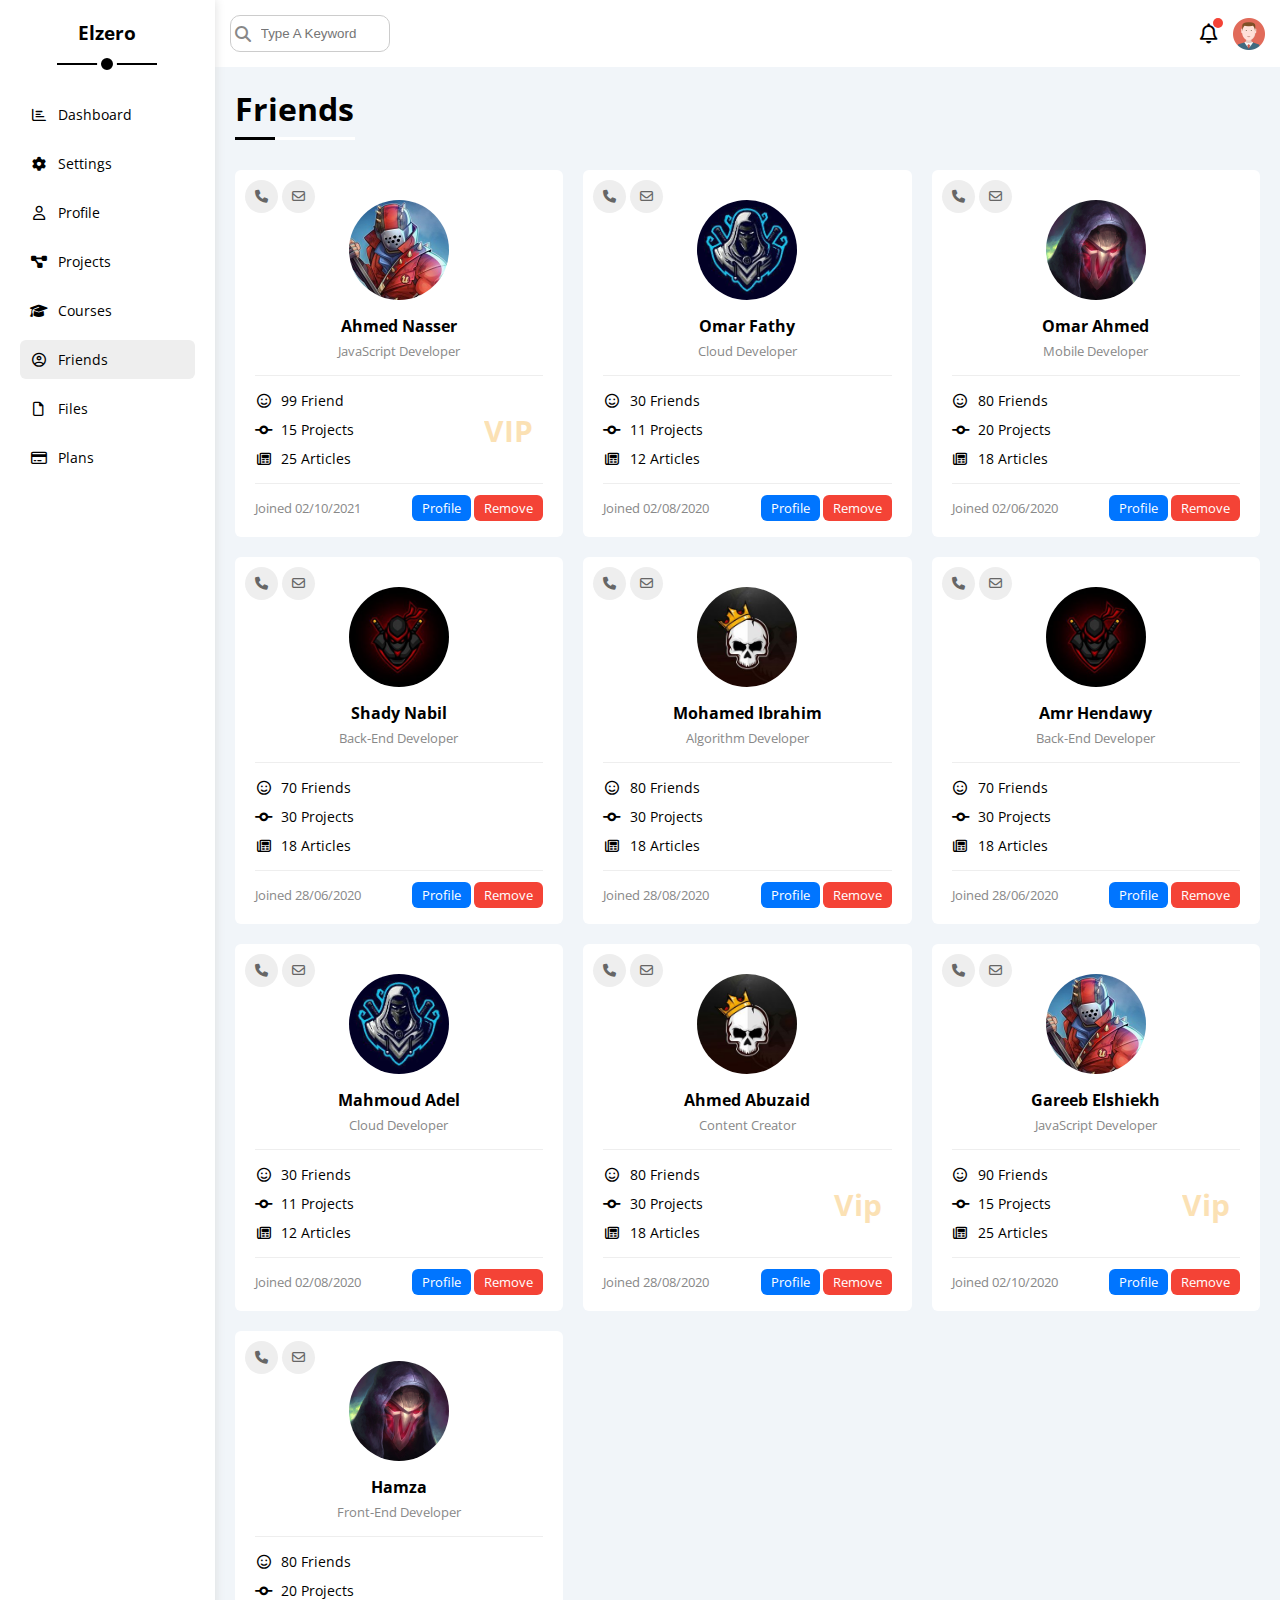
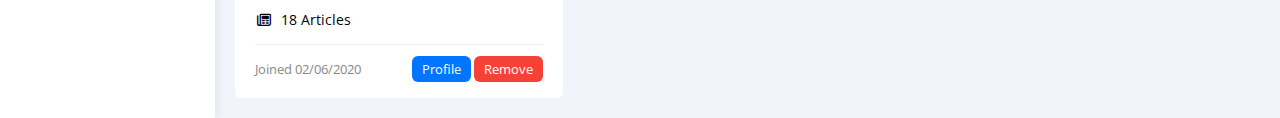
<file: friends.html>
<!DOCTYPE html>
<html lang="en">
  <head>
    <meta charset="UTF-8" />
    <meta http-equiv="X-UA-Compatible" content="IE=edge" />
    <meta name="viewport" content="width=device-width, initial-scale=1.0" />
    <title>Friends</title>
    <link rel="stylesheet" href="css/all.min.css" />
    <link rel="stylesheet" href="css/framework.css" />
    <link rel="stylesheet" href="css/main.css" />
    <link rel="preconnect" href="https://fonts.googleapis.com" />
    <link rel="preconnect" href="https://fonts.gstatic.com" crossorigin />
    <link href="https://fonts.googleapis.com/css2?family=Open+Sans:wght@300;500&display=swap" rel="stylesheet" />
  </head>
  
  <body>
    <div class="page d-flex">
      <div class="sidebar bg-white p-20 p-relative">
        <h3 class="p-relative txt-c mt-0">Elzero</h3>
        <ul>
          <li>
            <a class="d-flex align-center fs-14 c-black rad-6 p-10" href="index.html">
              <i class="fa-regular fa-chart-bar fa-fw"></i>
              <span>Dashboard</span>
            </a>
          </li>
          <li>
            <a class="d-flex align-center fs-14 c-black rad-6 p-10" href="settings.html">
              <i class="fa-solid fa-gear fa-fw"></i>
              <span>Settings</span>
            </a>
          </li>
          <li>
            <a class="d-flex align-center fs-14 c-black rad-6 p-10" href="profile.html">
              <i class="fa-regular fa-user fa-fw"></i>
              <span>Profile</span>
            </a>
          </li>
          <li>
            <a class="d-flex align-center fs-14 c-black rad-6 p-10" href="projects.html">
              <i class="fa-solid fa-diagram-project fa-fw"></i>
              <span>Projects</span>
            </a>
          </li>
          <li>
            <a class="d-flex align-center fs-14 c-black rad-6 p-10" href="courses.html">
              <i class="fa-solid fa-graduation-cap fa-fw"></i>
              <span>Courses</span>
            </a>
          </li>
          <li>
            <a class="active d-flex align-center fs-14 c-black rad-6 p-10" href="friends.html">
              <i class="fa-regular fa-circle-user fa-fw"></i>
              <span>Friends</span>
            </a>
          </li>
          <li>
            <a class="d-flex align-center fs-14 c-black rad-6 p-10" href="files.html">
              <i class="fa-regular fa-file fa-fw"></i>
              <span>Files</span>
            </a>
          </li>
          <li>
            <a class="d-flex align-center fs-14 c-black rad-6 p-10" href="plans.html">
              <i class="fa-regular fa-credit-card fa-fw"></i>
              <span>Plans</span>
            </a>
          </li>
        </ul>
      </div>
      <div class="content w-full">
        <!-- Start Head -->
        <div class="head bg-white p-15 between-flex">
          <div class="search p-relative">
            <input class="p-10" type="search" placeholder="Type A Keyword" />
          </div>
          <div class="icons d-flex align-center">
            <span class="notification p-relative">
              <i class="fa-regular fa-bell fa-lg"></i>
            </span>
            <img src="imgs/avatar.png" alt="" />
          </div>
        </div>
        <!-- End Head -->
        <h1 class="p-relative">Friends</h1>
        <div class="friends-page d-grid m-20 gap-20">
          <div class="friend bg-white rad-6 p-20 p-relative">
            <div class="contact">
              <i class="fa-solid fa-phone"></i>
              <i class="fa-regular fa-envelope"></i>
            </div>
            <div class="txt-c">
              <img class="rad-half mt-10 mb-10 w-100 h-100" src="imgs/friend-01.jpg" alt="" />
              <h4 class="m-0">Ahmed Nasser</h4>
              <p class="c-grey fs-13 mt-5 mb-0">JavaScript Developer</p>
            </div>
            <div class="icons fs-14 p-relative">
              <div class="mb-10">
                <i class="fa-regular fa-face-smile fa-fw"></i>
                <span>99 Friend</span>
              </div>
              <div class="mb-10">
                <i class="fa-solid fa-code-commit fa-fw"></i>
                <span>15 Projects</span>
              </div>
              <div>
                <i class="fa-regular fa-newspaper fa-fw"></i>
                <span>25 Articles</span>
              </div>
              <span class="vip fw-bold c-orange">VIP</span>
            </div>
            <div class="info between-flex fs-13">
              <span class="c-grey">Joined 02/10/2021</span>
              <div>
                <a class="bg-blue c-white btn-shape" href="profile.html">Profile</a>
                <a class="bg-red c-white btn-shape" href="#">Remove</a>
              </div>
            </div>
          </div>
          <div class="friend bg-white rad-6 p-20 p-relative">
            <div class="contact">
              <i class="fa-solid fa-phone"></i>
              <i class="fa-regular fa-envelope"></i>
            </div>
            <div class="txt-c">
              <img class="rad-half mt-10 mb-10 w-100 h-100" src="imgs/friend-02.jpg" alt="" />
              <h4 class="m-0">Omar Fathy</h4>
              <p class="c-grey fs-13 mt-5 mb-0">Cloud Developer</p>
            </div>
            <div class="icons fs-14 p-relative">
              <div class="mb-10">
                <i class="fa-regular fa-face-smile fa-fw"></i>
                <span>30 Friends</span>
              </div>
              <div class="mb-10">
                <i class="fa-solid fa-code-commit fa-fw"></i>
                <span>11 Projects</span>
              </div>
              <div>
                <i class="fa-regular fa-newspaper fa-fw"></i>
                <span>12 Articles</span>
              </div>
            </div>
            <div class="info between-flex fs-13">
              <span class="c-grey">Joined 02/08/2020</span>
              <div>
                <a class="bg-blue c-white btn-shape" href="profile.html">Profile</a>
                <a class="bg-red c-white btn-shape" href="">Remove</a>
              </div>
            </div>
          </div>
          <div class="friend bg-white rad-6 p-20 p-relative">
            <div class="contact">
              <i class="fa-solid fa-phone"></i>
              <i class="fa-regular fa-envelope"></i>
            </div>
            <div class="txt-c">
              <img class="rad-half mt-10 mb-10 w-100 h-100" src="imgs/friend-03.jpg" alt="" />
              <h4 class="m-0">Omar Ahmed</h4>
              <p class="c-grey fs-13 mt-5 mb-0">Mobile Developer</p>
            </div>
            <div class="icons fs-14 p-relative">
              <div class="mb-10">
                <i class="fa-regular fa-face-smile fa-fw"></i>
                <span>80 Friends</span>
              </div>
              <div class="mb-10">
                <i class="fa-solid fa-code-commit fa-fw"></i>
                <span>20 Projects</span>
              </div>
              <div>
                <i class="fa-regular fa-newspaper fa-fw"></i>
                <span>18 Articles</span>
              </div>
            </div>
            <div class="info between-flex fs-13">
              <span class="c-grey">Joined 02/06/2020</span>
              <div>
                <a class="bg-blue c-white btn-shape" href="profile.html">Profile</a>
                <a class="bg-red c-white btn-shape" href="">Remove</a>
              </div>
            </div>
          </div>
          <div class="friend bg-white rad-6 p-20 p-relative">
            <div class="contact">
              <i class="fa-solid fa-phone"></i>
              <i class="fa-regular fa-envelope"></i>
            </div>
            <div class="txt-c">
              <img class="rad-half mt-10 mb-10 w-100 h-100" src="imgs/friend-04.jpg" alt="" />
              <h4 class="m-0">Shady Nabil</h4>
              <p class="c-grey fs-13 mt-5 mb-0">Back-End Developer</p>
            </div>
            <div class="icons fs-14 p-relative">
              <div class="mb-10">
                <i class="fa-regular fa-face-smile fa-fw"></i>
                <span>70 Friends</span>
              </div>
              <div class="mb-10">
                <i class="fa-solid fa-code-commit fa-fw"></i>
                <span>30 Projects</span>
              </div>
              <div>
                <i class="fa-regular fa-newspaper fa-fw"></i>
                <span>18 Articles</span>
              </div>
            </div>
            <div class="info between-flex fs-13">
              <span class="c-grey">Joined 28/06/2020</span>
              <div>
                <a class="bg-blue c-white btn-shape" href="profile.html">Profile</a>
                <a class="bg-red c-white btn-shape" href="">Remove</a>
              </div>
            </div>
          </div>
          <div class="friend bg-white rad-6 p-20 p-relative">
            <div class="contact">
              <i class="fa-solid fa-phone"></i>
              <i class="fa-regular fa-envelope"></i>
            </div>
            <div class="txt-c">
              <img class="rad-half mt-10 mb-10 w-100 h-100" src="imgs/friend-05.jpg" alt="" />
              <h4 class="m-0">Mohamed Ibrahim</h4>
              <p class="c-grey fs-13 mt-5 mb-0">Algorithm Developer</p>
            </div>
            <div class="icons fs-14 p-relative">
              <div class="mb-10">
                <i class="fa-regular fa-face-smile fa-fw"></i>
                <span>80 Friends</span>
              </div>
              <div class="mb-10">
                <i class="fa-solid fa-code-commit fa-fw"></i>
                <span>30 Projects</span>
              </div>
              <div>
                <i class="fa-regular fa-newspaper fa-fw"></i>
                <span>18 Articles</span>
              </div>
            </div>
            <div class="info between-flex fs-13">
              <span class="c-grey">Joined 28/08/2020</span>
              <div>
                <a class="bg-blue c-white btn-shape" href="profile.html">Profile</a>
                <a class="bg-red c-white btn-shape" href="">Remove</a>
              </div>
            </div>
          </div>
          <div class="friend bg-white rad-6 p-20 p-relative">
            <div class="contact">
              <i class="fa-solid fa-phone"></i>
              <i class="fa-regular fa-envelope"></i>
            </div>
            <div class="txt-c">
              <img class="rad-half mt-10 mb-10 w-100 h-100" src="imgs/friend-04.jpg" alt="" />
              <h4 class="m-0">Amr Hendawy</h4>
              <p class="c-grey fs-13 mt-5 mb-0">Back-End Developer</p>
            </div>
            <div class="icons fs-14 p-relative">
              <div class="mb-10">
                <i class="fa-regular fa-face-smile fa-fw"></i>
                <span>70 Friends</span>
              </div>
              <div class="mb-10">
                <i class="fa-solid fa-code-commit fa-fw"></i>
                <span>30 Projects</span>
              </div>
              <div>
                <i class="fa-regular fa-newspaper fa-fw"></i>
                <span>18 Articles</span>
              </div>
            </div>
            <div class="info between-flex fs-13">
              <span class="c-grey">Joined 28/06/2020</span>
              <div>
                <a class="bg-blue c-white btn-shape" href="profile.html">Profile</a>
                <a class="bg-red c-white btn-shape" href="">Remove</a>
              </div>
            </div>
          </div>
          <div class="friend bg-white rad-6 p-20 p-relative">
            <div class="contact">
              <i class="fa-solid fa-phone"></i>
              <i class="fa-regular fa-envelope"></i>
            </div>
            <div class="txt-c">
              <img class="rad-half mt-10 mb-10 w-100 h-100" src="imgs/friend-02.jpg" alt="" />
              <h4 class="m-0">Mahmoud Adel</h4>
              <p class="c-grey fs-13 mt-5 mb-0">Cloud Developer</p>
            </div>
            <div class="icons fs-14 p-relative">
              <div class="mb-10">
                <i class="fa-regular fa-face-smile fa-fw"></i>
                <span>30 Friends</span>
              </div>
              <div class="mb-10">
                <i class="fa-solid fa-code-commit fa-fw"></i>
                <span>11 Projects</span>
              </div>
              <div>
                <i class="fa-regular fa-newspaper fa-fw"></i>
                <span>12 Articles</span>
              </div>
            </div>
            <div class="info between-flex fs-13">
              <span class="c-grey">Joined 02/08/2020</span>
              <div>
                <a class="bg-blue c-white btn-shape" href="profile.html">Profile</a>
                <a class="bg-red c-white btn-shape" href="">Remove</a>
              </div>
            </div>
          </div>
          <div class="friend bg-white rad-6 p-20 p-relative">
            <div class="contact">
              <i class="fa-solid fa-phone"></i>
              <i class="fa-regular fa-envelope"></i>
            </div>
            <div class="txt-c">
              <img class="rad-half mt-10 mb-10 w-100 h-100" src="imgs/friend-05.jpg" alt="" />
              <h4 class="m-0">Ahmed Abuzaid</h4>
              <p class="c-grey fs-13 mt-5 mb-0">Content Creator</p>
            </div>
            <div class="icons fs-14 p-relative">
              <div class="mb-10">
                <i class="fa-regular fa-face-smile fa-fw"></i>
                <span>80 Friends</span>
              </div>
              <div class="mb-10">
                <i class="fa-solid fa-code-commit fa-fw"></i>
                <span>30 Projects</span>
              </div>
              <div>
                <i class="fa-regular fa-newspaper fa-fw"></i>
                <span>18 Articles</span>
              </div>
              <span class="vip fw-bold c-orange">Vip</span>
            </div>
            <div class="info between-flex fs-13">
              <span class="c-grey">Joined 28/08/2020</span>
              <div>
                <a class="bg-blue c-white btn-shape" href="profile.html">Profile</a>
                <a class="bg-red c-white btn-shape" href="">Remove</a>
              </div>
            </div>
          </div>
          <div class="friend bg-white rad-6 p-20 p-relative">
            <div class="contact">
              <i class="fa-solid fa-phone"></i>
              <i class="fa-regular fa-envelope"></i>
            </div>
            <div class="txt-c">
              <img class="rad-half mt-10 mb-10 w-100 h-100" src="imgs/friend-01.jpg" alt="" />
              <h4 class="m-0">Gareeb Elshiekh</h4>
              <p class="c-grey fs-13 mt-5 mb-0">JavaScript Developer</p>
            </div>
            <div class="icons fs-14 p-relative">
              <div class="mb-10">
                <i class="fa-regular fa-face-smile fa-fw"></i>
                <span>90 Friends</span>
              </div>
              <div class="mb-10">
                <i class="fa-solid fa-code-commit fa-fw"></i>
                <span>15 Projects</span>
              </div>
              <div>
                <i class="fa-regular fa-newspaper fa-fw"></i>
                <span>25 Articles</span>
              </div>
              <span class="vip fw-bold c-orange">Vip</span>
            </div>
            <div class="info between-flex fs-13">
              <span class="c-grey">Joined 02/10/2020</span>
              <div>
                <a class="bg-blue c-white btn-shape" href="profile.html">Profile</a>
                <a class="bg-red c-white btn-shape" href="">Remove</a>
              </div>
            </div>
          </div>
          <div class="friend bg-white rad-6 p-20 p-relative">
            <div class="contact">
              <i class="fa-solid fa-phone"></i>
              <i class="fa-regular fa-envelope"></i>
            </div>
            <div class="txt-c">
              <img class="rad-half mt-10 mb-10 w-100 h-100" src="imgs/friend-03.jpg" alt="" />
              <h4 class="m-0">Hamza</h4>
              <p class="c-grey fs-13 mt-5 mb-0">Front-End Developer</p>
            </div>
            <div class="icons fs-14 p-relative">
              <div class="mb-10">
                <i class="fa-regular fa-face-smile fa-fw"></i>
                <span>80 Friends</span>
              </div>
              <div class="mb-10">
                <i class="fa-solid fa-code-commit fa-fw"></i>
                <span>20 Projects</span>
              </div>
              <div>
                <i class="fa-regular fa-newspaper fa-fw"></i>
                <span>18 Articles</span>
              </div>
            </div>
            <div class="info between-flex fs-13">
              <span class="c-grey">Joined 02/06/2020</span>
              <div>
                <a class="bg-blue c-white btn-shape" href="profile.html">Profile</a>
                <a class="bg-red c-white btn-shape" href="">Remove</a>
              </div>
            </div>
          </div>
        </div>
      </div>
    </div>
  </body>
</html>
</file>
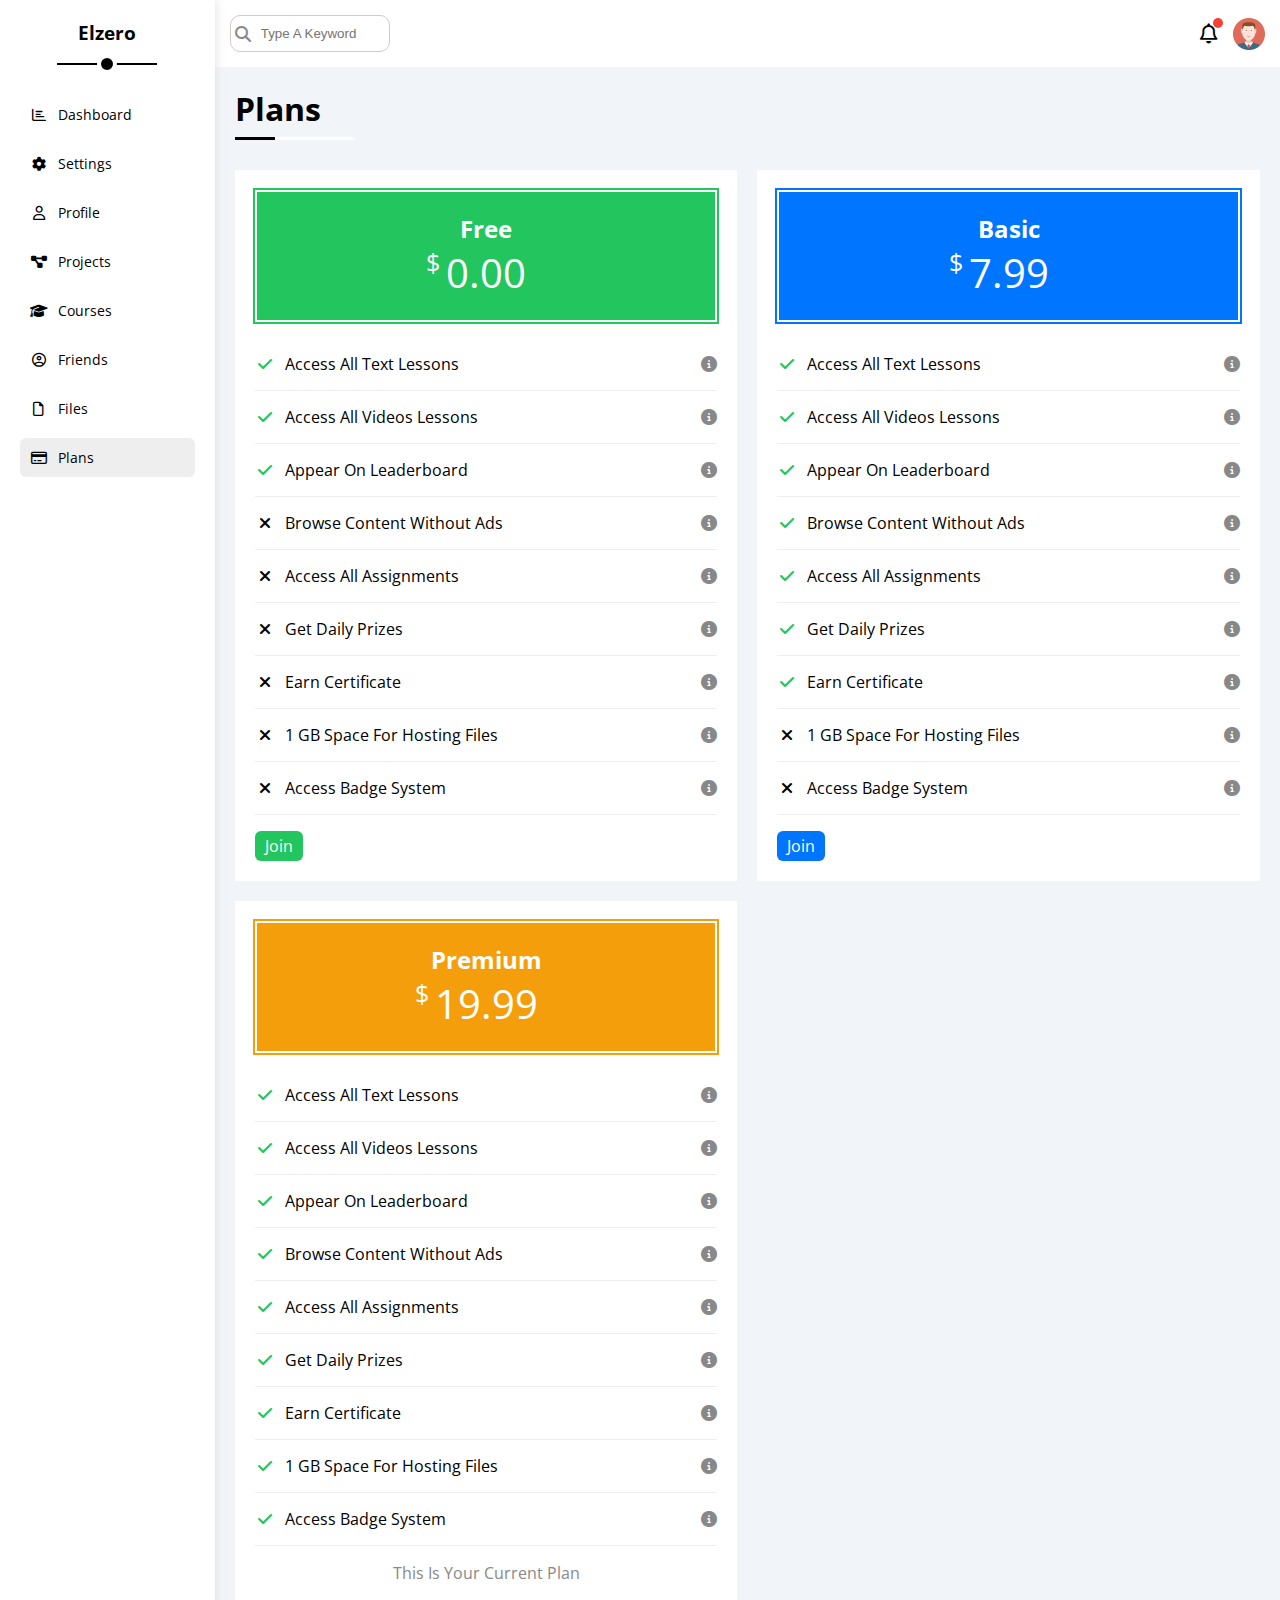
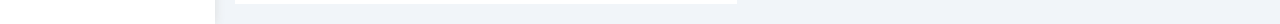
<file: plans.html>
<!DOCTYPE html>
<html lang="en">
  <head>
    <meta charset="UTF-8" />
    <meta http-equiv="X-UA-Compatible" content="IE=edge" />
    <meta name="viewport" content="width=device-width, initial-scale=1.0" />
    <title>Plans</title>
    <link rel="stylesheet" href="css/all.min.css" />
    <link rel="stylesheet" href="css/framework.css" />
    <link rel="stylesheet" href="css/main.css" />
    <link rel="preconnect" href="https://fonts.googleapis.com" />
    <link rel="preconnect" href="https://fonts.gstatic.com" crossorigin />
    <link href="https://fonts.googleapis.com/css2?family=Open+Sans:wght@300;500&display=swap" rel="stylesheet" />
  </head>
  <body>
    <div class="page d-flex">
      <div class="sidebar bg-white p-20 p-relative">
        <h3 class="p-relative txt-c mt-0">Elzero</h3>
        <ul>
          <li>
            <a class="d-flex align-center fs-14 c-black rad-6 p-10" href="index.html">
              <i class="fa-regular fa-chart-bar fa-fw"></i>
              <span>Dashboard</span>
            </a>
          </li>
          <li>
            <a class="d-flex align-center fs-14 c-black rad-6 p-10" href="settings.html">
              <i class="fa-solid fa-gear fa-fw"></i>
              <span>Settings</span>
            </a>
          </li>
          <li>
            <a class="d-flex align-center fs-14 c-black rad-6 p-10" href="profile.html">
              <i class="fa-regular fa-user fa-fw"></i>
              <span>Profile</span>
            </a>
          </li>
          <li>
            <a class="d-flex align-center fs-14 c-black rad-6 p-10" href="projects.html">
              <i class="fa-solid fa-diagram-project fa-fw"></i>
              <span>Projects</span>
            </a>
          </li>
          <li>
            <a class="d-flex align-center fs-14 c-black rad-6 p-10" href="courses.html">
              <i class="fa-solid fa-graduation-cap fa-fw"></i>
              <span>Courses</span>
            </a>
          </li>
          <li>
            <a class="d-flex align-center fs-14 c-black rad-6 p-10" href="friends.html">
              <i class="fa-regular fa-circle-user fa-fw"></i>
              <span>Friends</span>
            </a>
          </li>
          <li>
            <a class="d-flex align-center fs-14 c-black rad-6 p-10" href="files.html">
              <i class="fa-regular fa-file fa-fw"></i>
              <span>Files</span>
            </a>
          </li>
          <li>
            <a class="active d-flex align-center fs-14 c-black rad-6 p-10" href="plans.html">
              <i class="fa-regular fa-credit-card fa-fw"></i>
              <span>Plans</span>
            </a>
          </li>
        </ul>
      </div>
      <div class="content w-full">
        <!-- Start Head -->
        <div class="head bg-white p-15 between-flex">
          <div class="search p-relative">
            <input class="p-10" type="search" placeholder="Type A Keyword" />
          </div>
          <div class="icons d-flex align-center">
            <span class="notification p-relative">
              <i class="fa-regular fa-bell fa-lg"></i>
            </span>
            <img src="imgs/avatar.png" alt="" />
          </div>
        </div>
        <!-- End Head -->
        <h1 class="p-relative">Plans</h1>
        <div class="plans-page d-grid m-20 m-mobile gap-20">
          <div class="plan green bg-white p-20">
            <div class="top bg-green txt-c p-20">
              <h2 class="m-0 c-white">Free</h2>
              <div class="price c-white"><span>$</span>0.00</div>
            </div>
            <ul>
              <li>
                <i class="fa-solid fa-check fa-fw yes"></i>
                <span>Access All Text Lessons</span>
                <i class="fa-solid fa-circle-info help"></i>
              </li>
              <li>
                <i class="fa-solid fa-check fa-fw yes"></i>
                <span>Access All Videos Lessons</span>
                <i class="fa-solid fa-circle-info help"></i>
              </li>
              <li>
                <i class="fa-solid fa-check fa-fw yes"></i>
                <span>Appear On Leaderboard</span>
                <i class="fa-solid fa-circle-info help"></i>
              </li>
              <li>
                <i class="fa-solid fa-xmark fa-fw"></i>
                <span>Browse Content Without Ads</span>
                <i class="fa-solid fa-circle-info help"></i>
              </li>
              <li>
                <i class="fa-solid fa-xmark fa-fw"></i>
                <span>Access All Assignments</span>
                <i class="fa-solid fa-circle-info help"></i>
              </li>
              <li>
                <i class="fa-solid fa-xmark fa-fw"></i>
                <span>Get Daily Prizes</span>
                <i class="fa-solid fa-circle-info help"></i>
              </li>
              <li>
                <i class="fa-solid fa-xmark fa-fw"></i>
                <span>Earn Certificate</span>
                <i class="fa-solid fa-circle-info help"></i>
              </li>
              <li>
                <i class="fa-solid fa-xmark fa-fw"></i>
                <span>1 GB Space For Hosting Files</span>
                <i class="fa-solid fa-circle-info help"></i>
              </li>
              <li>
                <i class="fa-solid fa-xmark fa-fw"></i>
                <span>Access Badge System</span>
                <i class="fa-solid fa-circle-info help"></i>
              </li>
            </ul>
            <a href="#" class="btn-shape bg-green c-white d-block w-fit">Join</a>
          </div>
          <!-- Start Plan -->
          <div class="plan blue bg-white p-20">
            <div class="top bg-blue txt-c p-20">
              <h2 class="m-0 c-white">Basic</h2>
              <div class="price c-white"><span>$</span>7.99</div>
            </div>
            <ul class="list-none p-0">
              <li>
                <i class="fa-solid fa-check fa-fw yes"></i>
                <span>Access All Text Lessons</span>
                <i class="fa-solid fa-circle-info help"></i>
              </li>
              <li>
                <i class="fa-solid fa-check fa-fw yes"></i>
                <span>Access All Videos Lessons</span>
                <i class="fa-solid fa-circle-info help"></i>
              </li>
              <li>
                <i class="fa-solid fa-check fa-fw yes"></i>
                <span>Appear On Leaderboard</span>
                <i class="fa-solid fa-circle-info help"></i>
              </li>
              <li>
                <i class="fa-solid fa-check fa-fw yes"></i>
                <span>Browse Content Without Ads</span>
                <i class="fa-solid fa-circle-info help"></i>
              </li>
              <li>
                <i class="fa-solid fa-check fa-fw yes"></i>
                <span>Access All Assignments</span>
                <i class="fa-solid fa-circle-info help"></i>
              </li>
              <li>
                <i class="fa-solid fa-check fa-fw yes"></i>
                <span>Get Daily Prizes</span>
                <i class="fa-solid fa-circle-info help"></i>
              </li>
              <li>
                <i class="fa-solid fa-check fa-fw yes"></i>
                <span>Earn Certificate</span>
                <i class="fa-solid fa-circle-info help"></i>
              </li>
              <li>
                <i class="fa-solid fa-xmark fa-fw"></i>
                <span>1 GB Space For Hosting Files</span>
                <i class="fa-solid fa-circle-info help"></i>
              </li>
              <li>
                <i class="fa-solid fa-xmark fa-fw"></i>
                <span>Access Badge System</span>
                <i class="fa-solid fa-circle-info help"></i>
              </li>
            </ul>
            <a href="#" class="btn-shape bg-blue c-white d-block w-fit">Join</a>
          </div>
          <!-- End Plan -->
          <!-- Start Plan -->
          <div class="plan orange bg-white p-20">
            <div class="top bg-orange txt-c p-20">
              <h2 class="m-0 c-white">Premium</h2>
              <div class="price c-white"><span>$</span>19.99</div>
            </div>
            <ul class="list-none p-0">
              <li>
                <i class="fa-solid fa-check fa-fw yes"></i>
                <span>Access All Text Lessons</span>
                <i class="fa-solid fa-circle-info help"></i>
              </li>
              <li>
                <i class="fa-solid fa-check fa-fw yes"></i>
                <span>Access All Videos Lessons</span>
                <i class="fa-solid fa-circle-info help"></i>
              </li>
              <li>
                <i class="fa-solid fa-check fa-fw yes"></i>
                <span>Appear On Leaderboard</span>
                <i class="fa-solid fa-circle-info help"></i>
              </li>
              <li>
                <i class="fa-solid fa-check fa-fw yes"></i>
                <span>Browse Content Without Ads</span>
                <i class="fa-solid fa-circle-info help"></i>
              </li>
              <li>
                <i class="fa-solid fa-check fa-fw yes"></i>
                <span>Access All Assignments</span>
                <i class="fa-solid fa-circle-info help"></i>
              </li>
              <li>
                <i class="fa-solid fa-check fa-fw yes"></i>
                <span>Get Daily Prizes</span>
                <i class="fa-solid fa-circle-info help"></i>
              </li>
              <li>
                <i class="fa-solid fa-check fa-fw yes"></i>
                <span>Earn Certificate</span>
                <i class="fa-solid fa-circle-info help"></i>
              </li>
              <li>
                <i class="fa-solid fa-check fa-fw yes"></i>
                <span>1 GB Space For Hosting Files</span>
                <i class="fa-solid fa-circle-info help"></i>
              </li>
              <li>
                <i class="fa-solid fa-check fa-fw yes"></i>
                <span>Access Badge System</span>
                <i class="fa-solid fa-circle-info help"></i>
              </li>
            </ul>
            <p class="c-grey m-0 txt-c">This Is Your Current Plan</p>
          </div>
          <!-- End Plan -->
        </div>
      </div>
    </div>
  </body>
</html>
</file>
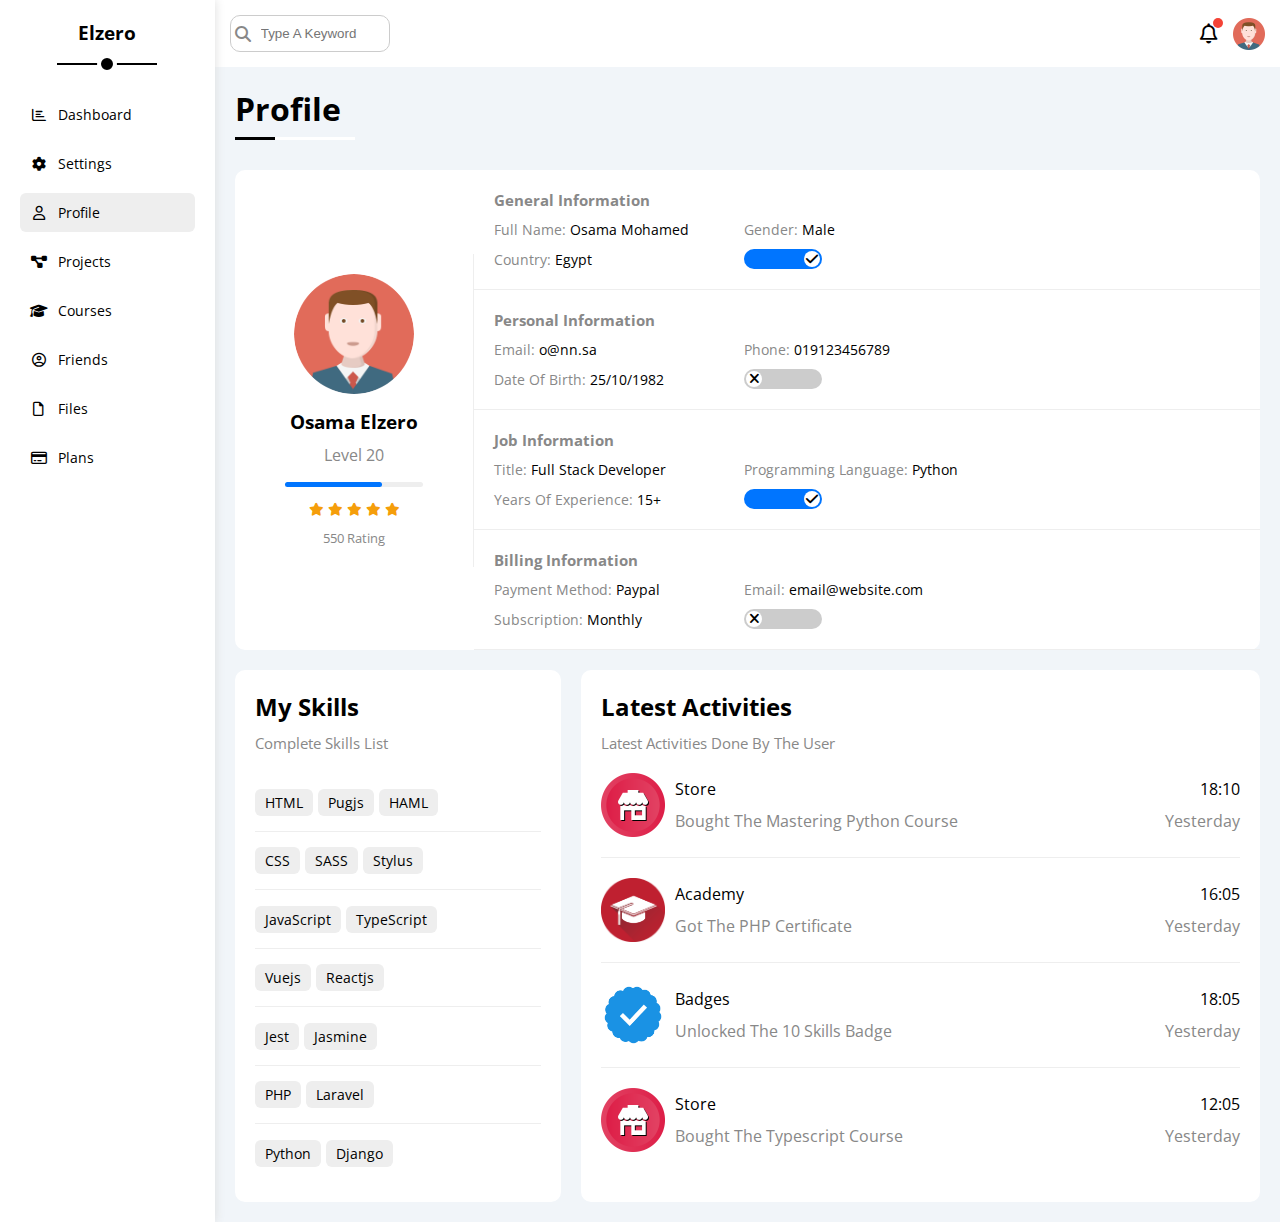
<file: profile.html>
<!DOCTYPE html>
<html lang="en">
  <head>
    <meta charset="UTF-8" />
    <meta http-equiv="X-UA-Compatible" content="IE=edge" />
    <meta name="viewport" content="width=device-width, initial-scale=1.0" />
    <title>Profile</title>
    <link rel="stylesheet" href="css/all.min.css" />
    <link rel="stylesheet" href="css/framework.css" />
    <link rel="stylesheet" href="css/main.css" />
    <link rel="preconnect" href="https://fonts.googleapis.com" />
    <link rel="preconnect" href="https://fonts.gstatic.com" crossorigin />
    <link href="https://fonts.googleapis.com/css2?family=Open+Sans:wght@300;500&display=swap" rel="stylesheet" />
  </head>
  <body>
    <div class="page d-flex">
      <div class="sidebar bg-white p-20 p-relative">
        <h3 class="p-relative txt-c mt-0">Elzero</h3>
        <ul>
          <li>
            <a class="d-flex align-center fs-14 c-black rad-6 p-10" href="index.html">
              <i class="fa-regular fa-chart-bar fa-fw"></i>
              <span>Dashboard</span>
            </a>
          </li>
          <li>
            <a class="d-flex align-center fs-14 c-black rad-6 p-10" href="settings.html">
              <i class="fa-solid fa-gear fa-fw"></i>
              <span>Settings</span>
            </a>
          </li>
          <li>
            <a class="active d-flex align-center fs-14 c-black rad-6 p-10" href="profile.html">
              <i class="fa-regular fa-user fa-fw"></i>
              <span>Profile</span>
            </a>
          </li>
          <li>
            <a class="d-flex align-center fs-14 c-black rad-6 p-10" href="projects.html">
              <i class="fa-solid fa-diagram-project fa-fw"></i>
              <span>Projects</span>
            </a>
          </li>
          <li>
            <a class="d-flex align-center fs-14 c-black rad-6 p-10" href="courses.html">
              <i class="fa-solid fa-graduation-cap fa-fw"></i>
              <span>Courses</span>
            </a>
          </li>
          <li>
            <a class="d-flex align-center fs-14 c-black rad-6 p-10" href="friends.html">
              <i class="fa-regular fa-circle-user fa-fw"></i>
              <span>Friends</span>
            </a>
          </li>
          <li>
            <a class="d-flex align-center fs-14 c-black rad-6 p-10" href="files.html">
              <i class="fa-regular fa-file fa-fw"></i>
              <span>Files</span>
            </a>
          </li>
          <li>
            <a class="d-flex align-center fs-14 c-black rad-6 p-10" href="plans.html">
              <i class="fa-regular fa-credit-card fa-fw"></i>
              <span>Plans</span>
            </a>
          </li>
        </ul>
      </div>
      <div class="content w-full">
        <!-- Start Head -->
        <div class="head bg-white p-15 between-flex">
          <div class="search p-relative">
            <input class="p-10" type="search" placeholder="Type A Keyword" />
          </div>
          <div class="icons d-flex align-center">
            <span class="notification p-relative">
              <i class="fa-regular fa-bell fa-lg"></i>
            </span>
            <img src="imgs/avatar.png" alt="" />
          </div>
        </div>
        <!-- End Head -->
        <h1 class="p-relative">Profile</h1>
        <div class="profile-page m-20 m-mobile">
          <!-- Start Overview -->
          <div class="overview bg-white rad-10 d-flex align-center">
            <!-- start avatar -->
            <div class="avatar-box txt-c p-20">
              <img class="rad-half mb-10" src="imgs/avatar.png" alt="" />
              <h3 class="m-0">Osama Elzero</h3>
              <p class="c-grey mt-10">Level 20</p>
              <div class="level rad-6 bg-eee p-relative">
                <span style="width: 70%"></span>
              </div>
              <div class="rating mt-10 mb-10">
                <i class="fa-solid fa-star c-orange fs-13"></i>
                <i class="fa-solid fa-star c-orange fs-13"></i>
                <i class="fa-solid fa-star c-orange fs-13"></i>
                <i class="fa-solid fa-star c-orange fs-13"></i>
                <i class="fa-solid fa-star c-orange fs-13"></i>
              </div>
              <p class="c-grey m-0 fs-13">550 Rating</p>
            </div>
            <!-- end avatar -->
            <!-- start info  -->
            <div class="info-box w-full txt-c-mobile ">
                <!-- Start Information Row -->
                <div class="box p-20 d-flex align-center  f-wrap">
                  <h4 class="c-grey fs-15 m-0 w-full">General Information</h4>
                  <div class="fs-14">
                    <span class="c-grey">Full Name:</span>
                    <span>Osama Mohamed</span>
                  </div>
                  <div class="fs-14">
                    <span class="c-grey">Gender:</span>
                    <span>Male</span>
                  </div>
                  <div class="fs-14">
                    <span class="c-grey">Country:</span>
                    <span>Egypt</span>
                  </div>
                  <div class="fs-14">
                    <label>
                      <input class="toggle-checkbox" type="checkbox" checked />
                      <div class="toggle-switch toggle-switch-2"></div>
                    </label>
                  </div>
                </div>
                <!-- End Information Row -->
                <!-- Start Information Row -->
                <div class="box p-20 d-flex align-center f-wrap">
                  <h4 class="c-grey w-full fs-15 m-0">Personal Information</h4>
                  <div class="fs-14">
                    <span class="c-grey">Email:</span>
                    <span>o@nn.sa</span>
                  </div>
                  <div class="fs-14">
                    <span class="c-grey">Phone:</span>
                    <span>019123456789</span>
                  </div>
                  <div class="fs-14">
                    <span class="c-grey">Date Of Birth:</span>
                    <span>25/10/1982</span>
                  </div>
                  <div class="fs-14">
                    <label>
                      <input class="toggle-checkbox" type="checkbox" />
                      <div class="toggle-switch toggle-switch-2"></div>
                    </label>
                  </div>
                </div>
                <!-- End Information Row -->
                <!-- Start Information Row -->
                <div class="box p-20 d-flex align-center f-wrap">
                  <h4 class="c-grey w-full fs-15 m-0">Job Information</h4>
                  <div class="fs-14">
                    <span class="c-grey">Title:</span>
                    <span>Full Stack Developer</span>
                  </div>
                  <div class="fs-14">
                    <span class="c-grey">Programming Language:</span>
                    <span>Python</span>
                  </div>
                  <div class="fs-14">
                    <span class="c-grey">Years Of Experience:</span>
                    <span>15+</span>
                  </div>
                  <div class="fs-14">
                    <label>
                      <input class="toggle-checkbox" type="checkbox" checked />
                      <div class="toggle-switch toggle-switch-2"></div>
                    </label>
                  </div>
                </div>
                <!-- End Information Row -->
                <!-- Start Information Row -->
                <div class="box p-20 d-flex align-center  f-wrap">
                  <h4 class="c-grey w-full fs-15 m-0">Billing Information</h4>
                  <div class="fs-14">
                    <span class="c-grey">Payment Method:</span>
                    <span>Paypal</span>
                  </div>
                  <div class="fs-14">
                    <span class="c-grey">Email:</span>
                    <span>email@website.com</span>
                  </div>
                  <div class="fs-14">
                    <span class="c-grey">Subscription:</span>
                    <span>Monthly</span>
                  </div>
                  <div class="fs-14">
                    <label>
                      <input class="toggle-checkbox" type="checkbox" />
                      <div class="toggle-switch toggle-switch-2"></div>
                    </label>
                  </div>
                </div>
                <!-- End Information Row -->
              </div>
            <!-- end info  -->
            
          </div>

          <!-- End Overview -->
          <!-- Start Other Data -->
          <div class="other-data d-flex gap-20 mt-20 mt-10-mobile gap-10-mobile">
            <div class="skills-card p-20 bg-white rad-10 ">
              <h2 class="mt-0 mb-10">My Skills</h2>
              <p class="mt-0 mb-20 c-grey fs-15">Complete Skills List</p>
              <ul class="m-0 txt-c-mobile">
                <li><span>HTML</span><span>Pugjs</span><span>HAML</span></li>
                <li><span>CSS</span><span>SASS</span><span>Stylus</span></li>
                <li><span>JavaScript</span><span>TypeScript</span></li>
                <li><span>Vuejs</span><span>Reactjs</span></li>
                <li><span>Jest</span><span>Jasmine</span></li>
                <li><span>PHP</span><span>Laravel</span></li>
                <li><span>Python</span><span>Django</span></li>
              </ul>
            </div>
            <div class="activities p-20 bg-white rad-10">
              <h2 class="mt-0 mb-10">Latest Activities</h2>
              <p class="mt-0 mb-20 c-grey fs-15">Latest Activities Done By The User</p>
              <div class="activity d-flex align-center txt-c-mobile">
                <img src="imgs/activity-01.png" alt="" />
                <div class="info">
                  <span class="d-block mb-10">Store</span>
                  <span class="c-grey">Bought The Mastering Python Course</span>
                </div>
                <div class="date">
                  <span class="d-block mb-10">18:10</span>
                  <span class="c-grey">Yesterday</span>
                </div>
              </div>
              <div class="activity d-flex align-center txt-c-mobile">
                <img src="imgs/activity-02.png" alt="" />
                <div class="info">
                  <span class="d-block mb-10">Academy</span>
                  <span class="c-grey">Got The PHP Certificate</span>
                </div>
                <div class="date">
                  <span class="d-block mb-10">16:05</span>
                  <span class="c-grey">Yesterday</span>
                </div>
              </div>
              <div class="activity d-flex align-center txt-c-mobile">
                <img src="imgs/activity-03.png" alt="" />
                <div class="info">
                  <span class="d-block mb-10">Badges</span>
                  <span class="c-grey">Unlocked The 10 Skills Badge</span>
                </div>
                <div class="date">
                  <span class="d-block mb-10">18:05</span>
                  <span class="c-grey">Yesterday</span>
                </div>
              </div>
              <div class="activity d-flex align-center txt-c-mobile">
                <img src="imgs/activity-01.png" alt="" />
                <div class="info">
                  <span class="d-block mb-10">Store</span>
                  <span class="c-grey">Bought The Typescript Course</span>
                </div>
                <div class="date">
                  <span class="d-block mb-10">12:05</span>
                  <span class="c-grey">Yesterday</span>
                </div>
              </div>
            </div>
          </div>
          <!-- End Other Data -->
        </div>
      </div>
    </div>
  </body>
</html>
</file>
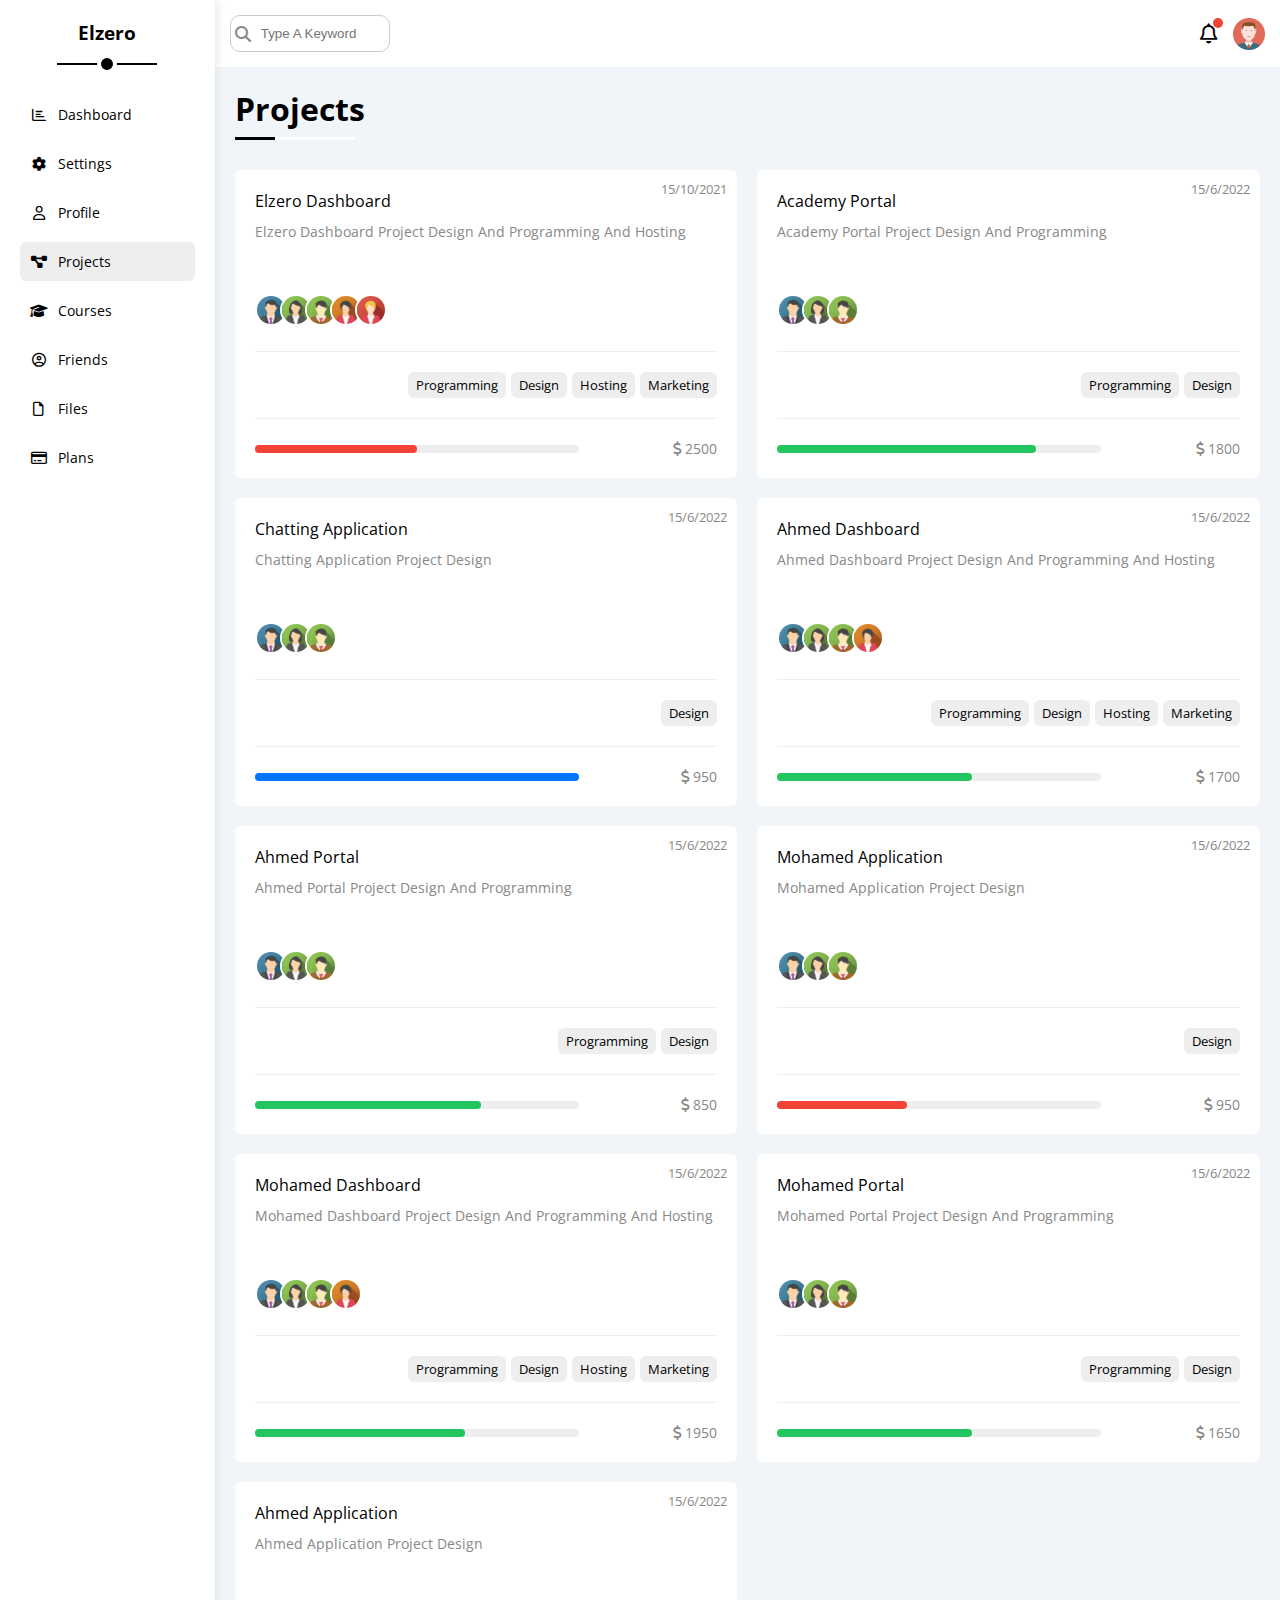
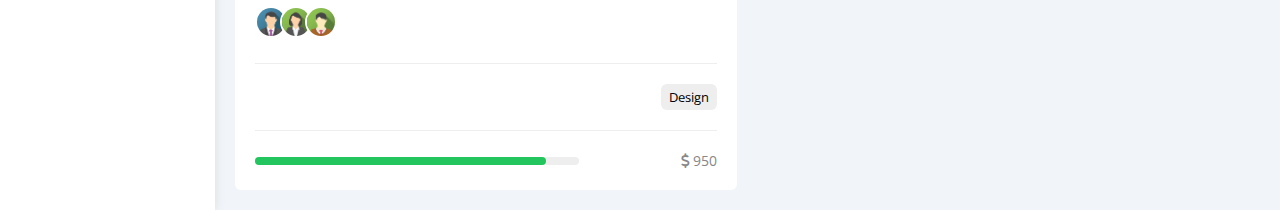
<file: projects.html>
<!DOCTYPE html>
<html lang="en">
  <head>
    <meta charset="UTF-8" />
    <meta http-equiv="X-UA-Compatible" content="IE=edge" />
    <meta name="viewport" content="width=device-width, initial-scale=1.0" />
    <title>Projects</title>
    <link rel="stylesheet" href="css/all.min.css" />
    <link rel="stylesheet" href="css/framework.css" />
    <link rel="stylesheet" href="css/main.css" />
    <link rel="preconnect" href="https://fonts.googleapis.com" />
    <link rel="preconnect" href="https://fonts.gstatic.com" crossorigin />
    <link href="https://fonts.googleapis.com/css2?family=Open+Sans:wght@300;500&display=swap" rel="stylesheet" />
  </head>
  <body>
    <div class="page d-flex">
      <div class="sidebar bg-white p-20 p-relative">
        <h3 class="p-relative txt-c mt-0">Elzero</h3>
        <ul>
          <li>
            <a class="d-flex align-center fs-14 c-black rad-6 p-10" href="index.html">
              <i class="fa-regular fa-chart-bar fa-fw"></i>
              <span>Dashboard</span>
            </a>
          </li>
          <li>
            <a class="d-flex align-center fs-14 c-black rad-6 p-10" href="settings.html">
              <i class="fa-solid fa-gear fa-fw"></i>
              <span>Settings</span>
            </a>
          </li>
          <li>
            <a class="d-flex align-center fs-14 c-black rad-6 p-10" href="profile.html">
              <i class="fa-regular fa-user fa-fw"></i>
              <span>Profile</span>
            </a>
          </li>
          <li>
            <a class="active d-flex align-center fs-14 c-black rad-6 p-10" href="projects.html">
              <i class="fa-solid fa-diagram-project fa-fw"></i>
              <span>Projects</span>
            </a>
          </li>
          <li>
            <a class="d-flex align-center fs-14 c-black rad-6 p-10" href="courses.html">
              <i class="fa-solid fa-graduation-cap fa-fw"></i>
              <span>Courses</span>
            </a>
          </li>
          <li>
            <a class="d-flex align-center fs-14 c-black rad-6 p-10" href="friends.html">
              <i class="fa-regular fa-circle-user fa-fw"></i>
              <span>Friends</span>
            </a>
          </li>
          <li>
            <a class="d-flex align-center fs-14 c-black rad-6 p-10" href="files.html">
              <i class="fa-regular fa-file fa-fw"></i>
              <span>Files</span>
            </a>
          </li>
          <li>
            <a class="d-flex align-center fs-14 c-black rad-6 p-10" href="plans.html">
              <i class="fa-regular fa-credit-card fa-fw"></i>
              <span>Plans</span>
            </a>
          </li>
        </ul>
      </div>
      <div class="content w-full">
        <!-- Start Head -->
        <div class="head bg-white p-15 between-flex">
          <div class="search p-relative">
            <input class="p-10" type="search" placeholder="Type A Keyword" />
          </div>
          <div class="icons d-flex align-center">
            <span class="notification p-relative">
              <i class="fa-regular fa-bell fa-lg"></i>
            </span>
            <img src="imgs/avatar.png" alt="" />
          </div>
        </div>
        <!-- End Head -->
        <h1 class="p-relative">Projects</h1>
        <div class="projects-page d-grid m-20 gap-20">
          <div class="project bg-white p-20 rad-6 p-relative">
            <span class="date fs-13 c-grey">15/10/2021</span>
            <h4 class="m-0">Elzero Dashboard</h4>
            <p class="c-grey mt-10 mb-10 fs-14">Elzero Dashboard Project Design And Programming And Hosting</p>
            <div class="team">
              <a href="#"><img src="imgs/team-01.png" alt="" /></a>
              <a href="#"><img src="imgs/team-02.png" alt="" /></a>
              <a href="#"><img src="imgs/team-03.png" alt="" /></a>
              <a href="#"><img src="imgs/team-04.png" alt="" /></a>
              <a href="#"><img src="imgs/team-05.png" alt="" /></a>
            </div>
            <div class="do d-flex">
              <span class="fs-13 rad-6 bg-eee">Programming</span>
              <span class="fs-13 rad-6 bg-eee">Design</span>
              <span class="fs-13 rad-6 bg-eee">Hosting</span>
              <span class="fs-13 rad-6 bg-eee">Marketing</span>
            </div>
            <div class="info between-flex">
              <div class="prog bg-eee">
                <span class="bg-red" style="width: 50%"></span>
              </div>
              <div class="fs-14 c-grey">
                <i class="fa-solid fa-dollar-sign"></i>
                2500
              </div>
            </div>
          </div>
          <div class="project bg-white p-20 rad-6 p-relative">
            <span class="date fs-13 c-grey">15/6/2022</span>
            <h4 class="m-0">Academy Portal</h4>
            <p class="c-grey mt-10 mb-10 fs-14">Academy Portal Project Design And Programming</p>
            <div class="team">
              <a href="#"><img src="imgs/team-01.png" alt="" /></a>
              <a href="#"><img src="imgs/team-02.png" alt="" /></a>
              <a href="#"><img src="imgs/team-03.png" alt="" /></a>
            </div>
            <div class="do d-flex">
              <span class="fs-13 rad-6 bg-eee">Programming</span>
              <span class="fs-13 rad-6 bg-eee">Design</span>
            </div>
            <div class="info between-flex">
              <div class="prog bg-eee">
                <span class="bg-green" style="width: 80%"></span>
              </div>
              <div class="fs-14 c-grey">
                <i class="fa-solid fa-dollar-sign"></i>
                1800
              </div>
            </div>
          </div>
          <div class="project bg-white p-20 rad-6 p-relative">
            <span class="date fs-13 c-grey">15/6/2022</span>
            <h4 class="m-0">Chatting Application</h4>
            <p class="c-grey mt-10 mb-10 fs-14">Chatting Application Project Design</p>
            <div class="team">
              <a href="#"><img src="imgs/team-01.png" alt="" /></a>
              <a href="#"><img src="imgs/team-02.png" alt="" /></a>
              <a href="#"><img src="imgs/team-03.png" alt="" /></a>
            </div>
            <div class="do d-flex">
              <span class="fs-13 rad-6 bg-eee">Design</span>
            </div>
            <div class="info between-flex">
              <div class="prog bg-eee">
                <span class="bg-blue" style="width: 100%"></span>
              </div>
              <div class="fs-14 c-grey">
                <i class="fa-solid fa-dollar-sign"></i>
                950
              </div>
            </div>
          </div>
          <div class="project bg-white p-20 rad-6 p-relative">
            <span class="date fs-13 c-grey">15/6/2022</span>
            <h4 class="m-0">Ahmed Dashboard</h4>
            <p class="c-grey mt-10 mb-10 fs-14">Ahmed Dashboard Project Design And Programming And Hosting</p>
            <div class="team">
              <a href="#"><img src="imgs/team-01.png" alt="" /></a>
              <a href="#"><img src="imgs/team-02.png" alt="" /></a>
              <a href="#"><img src="imgs/team-03.png" alt="" /></a>
              <a href="#"><img src="imgs/team-04.png" alt="" /></a>
            </div>
            <div class="do d-flex">
              <span class="fs-13 rad-6 bg-eee">Programming</span>
              <span class="fs-13 rad-6 bg-eee">Design</span>
              <span class="fs-13 rad-6 bg-eee">Hosting</span>
              <span class="fs-13 rad-6 bg-eee">Marketing</span>
            </div>
            <div class="info between-flex">
              <div class="prog bg-eee">
                <span class="bg-green" style="width: 60%"></span>
              </div>
              <div class="fs-14 c-grey">
                <i class="fa-solid fa-dollar-sign"></i>
                1700
              </div>
            </div>
          </div>
          <div class="project bg-white p-20 rad-6 p-relative">
            <span class="date fs-13 c-grey">15/6/2022</span>
            <h4 class="m-0">Ahmed Portal</h4>
            <p class="c-grey mt-10 mb-10 fs-14">Ahmed Portal Project Design And Programming</p>
            <div class="team">
              <a href="#"><img src="imgs/team-01.png" alt="" /></a>
              <a href="#"><img src="imgs/team-02.png" alt="" /></a>
              <a href="#"><img src="imgs/team-03.png" alt="" /></a>
            </div>
            <div class="do d-flex">
              <span class="fs-13 rad-6 bg-eee">Programming</span>
              <span class="fs-13 rad-6 bg-eee">Design</span>
            </div>
            <div class="info between-flex">
              <div class="prog bg-eee">
                <span class="bg-green" style="width: 70%"></span>
              </div>
              <div class="fs-14 c-grey">
                <i class="fa-solid fa-dollar-sign"></i>
                850
              </div>
            </div>
          </div>
          <div class="project bg-white p-20 rad-6 p-relative">
            <span class="date fs-13 c-grey">15/6/2022</span>
            <h4 class="m-0">Mohamed Application</h4>
            <p class="c-grey mt-10 mb-10 fs-14">Mohamed Application Project Design</p>
            <div class="team">
              <a href="#"><img src="imgs/team-01.png" alt="" /></a>
              <a href="#"><img src="imgs/team-02.png" alt="" /></a>
              <a href="#"><img src="imgs/team-03.png" alt="" /></a>
            </div>
            <div class="do d-flex">
              <span class="fs-13 rad-6 bg-eee">Design</span>
            </div>
            <div class="info between-flex">
              <div class="prog bg-eee">
                <span class="bg-red" style="width: 40%"></span>
              </div>
              <div class="fs-14 c-grey">
                <i class="fa-solid fa-dollar-sign"></i>
                950
              </div>
            </div>
          </div>
          <div class="project bg-white p-20 rad-6 p-relative">
            <span class="date fs-13 c-grey">15/6/2022</span>
            <h4 class="m-0">Mohamed Dashboard</h4>
            <p class="c-grey mt-10 mb-10 fs-14">Mohamed Dashboard Project Design And Programming And Hosting</p>
            <div class="team">
              <a href="#"><img src="imgs/team-01.png" alt="" /></a>
              <a href="#"><img src="imgs/team-02.png" alt="" /></a>
              <a href="#"><img src="imgs/team-03.png" alt="" /></a>
              <a href="#"><img src="imgs/team-04.png" alt="" /></a>
            </div>
            <div class="do d-flex">
              <span class="fs-13 rad-6 bg-eee">Programming</span>
              <span class="fs-13 rad-6 bg-eee">Design</span>
              <span class="fs-13 rad-6 bg-eee">Hosting</span>
              <span class="fs-13 rad-6 bg-eee">Marketing</span>
            </div>
            <div class="info between-flex">
              <div class="prog bg-eee">
                <span class="bg-green" style="width: 65%"></span>
              </div>
              <div class="fs-14 c-grey">
                <i class="fa-solid fa-dollar-sign"></i>
                1950
              </div>
            </div>
          </div>
          <div class="project bg-white p-20 rad-6 p-relative">
            <span class="date fs-13 c-grey">15/6/2022</span>
            <h4 class="m-0">Mohamed Portal</h4>
            <p class="c-grey mt-10 mb-10 fs-14">Mohamed Portal Project Design And Programming</p>
            <div class="team">
              <a href="#"><img src="imgs/team-01.png" alt="" /></a>
              <a href="#"><img src="imgs/team-02.png" alt="" /></a>
              <a href="#"><img src="imgs/team-03.png" alt="" /></a>
            </div>
            <div class="do d-flex">
              <span class="fs-13 rad-6 bg-eee">Programming</span>
              <span class="fs-13 rad-6 bg-eee">Design</span>
            </div>
            <div class="info between-flex">
              <div class="prog bg-eee">
                <span class="bg-green" style="width: 60%"></span>
              </div>
              <div class="fs-14 c-grey">
                <i class="fa-solid fa-dollar-sign"></i>
                1650
              </div>
            </div>
          </div>
          <div class="project bg-white p-20 rad-6 p-relative">
            <span class="date fs-13 c-grey">15/6/2022</span>
            <h4 class="m-0">Ahmed Application</h4>
            <p class="c-grey mt-10 mb-10 fs-14">Ahmed Application Project Design</p>
            <div class="team">
              <a href="#"><img src="imgs/team-01.png" alt="" /></a>
              <a href="#"><img src="imgs/team-02.png" alt="" /></a>
              <a href="#"><img src="imgs/team-03.png" alt="" /></a>
            </div>
            <div class="do d-flex">
              <span class="fs-13 rad-6 bg-eee">Design</span>
            </div>
            <div class="info between-flex">
              <div class="prog bg-eee">
                <span class="bg-green" style="width: 90%"></span>
              </div>
              <div class="fs-14 c-grey">
                <i class="fa-solid fa-dollar-sign"></i>
                950
              </div>
            </div>
          </div>
        </div>
      </div>
    </div>
  </body>
</html>
</file>
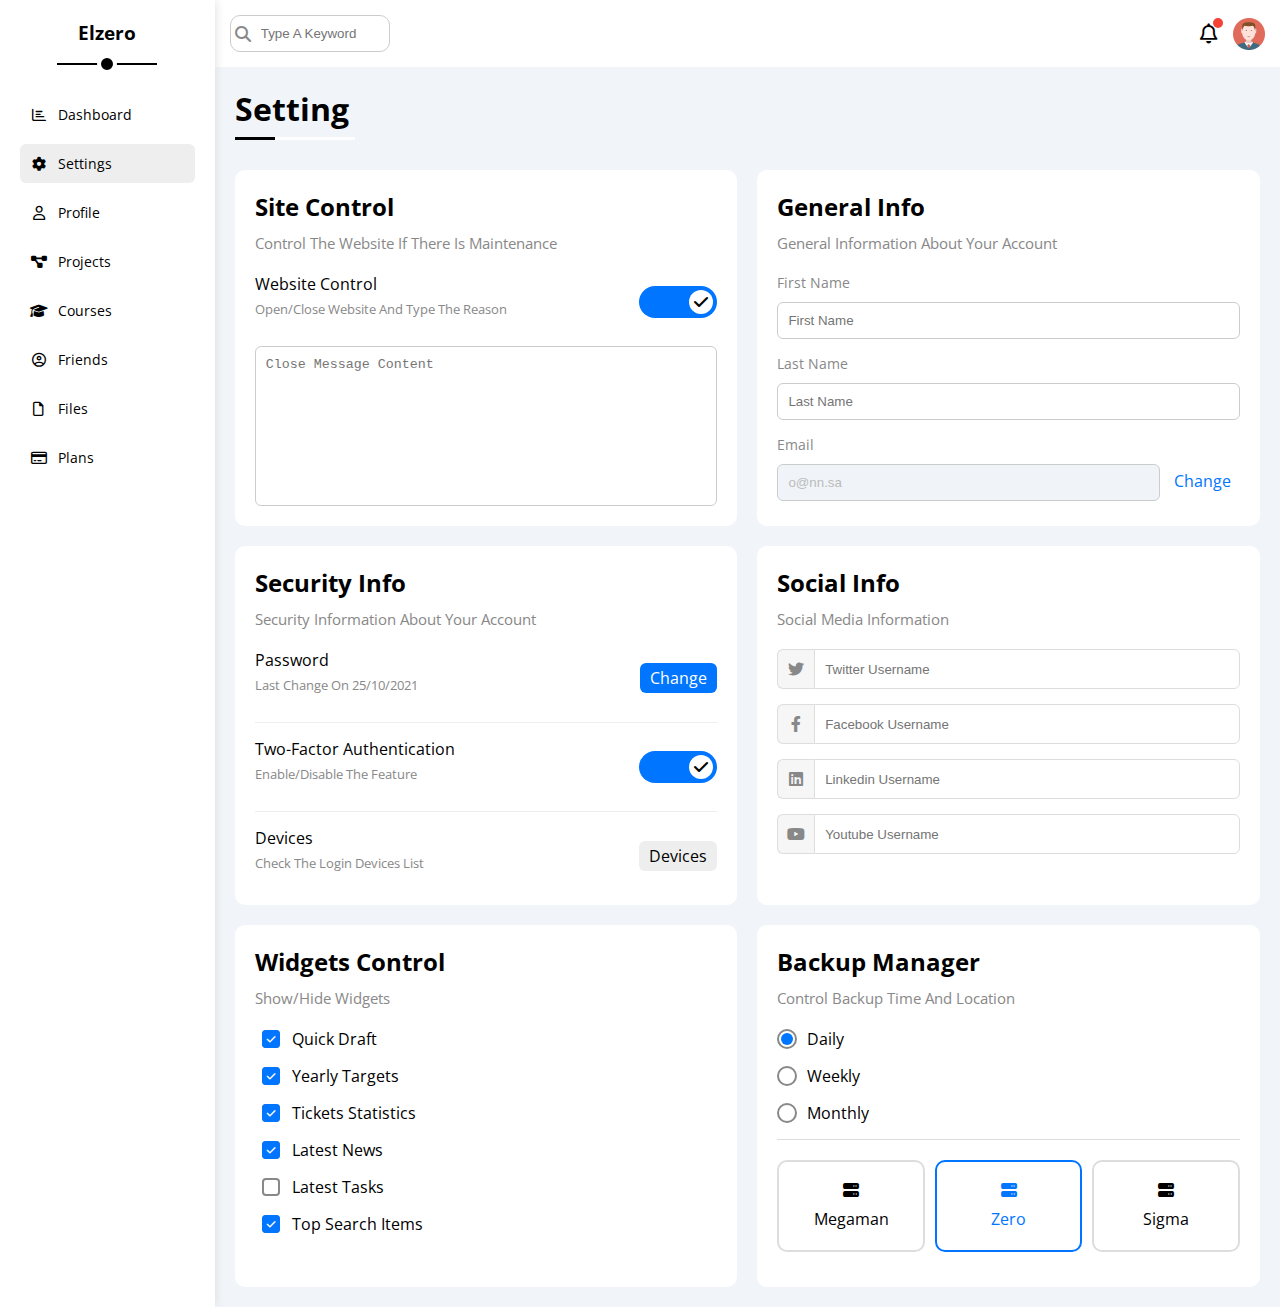
<file: settings.html>
<!DOCTYPE html>
<html lang="en">
  <head>
    <meta charset="UTF-8" />
    <meta http-equiv="X-UA-Compatible" content="IE=edge" />
    <meta name="viewport" content="width=device-width, initial-scale=1.0" />
    <title>settings</title>
    <link rel="preconnect" href="https://fonts.googleapis.com" />
    <link rel="preconnect" href="https://fonts.gstatic.com" crossorigin />
    <link
      href="https://fonts.googleapis.com/css2?family=Open+Sans:wght@300;500&display=swap"
      rel="stylesheet"
    />
    <link rel="stylesheet" href="css/all.min.css" />
    <link rel="stylesheet" href="css/framework.css" />
    <link rel="stylesheet" href="css/main.css" />
  </head>
  <body>
    <!-- start page -->
    <div class="page d-flex">
      <!-- start sidebar -->
      <div class="sidebar bg-white p-20 p-relative">
        <h3 class="p-relative txt-c mt-0">Elzero</h3>
        <ul>
          <li>
            <a
              class="d-flex align-center fs-14 c-black rad-6 p-10"
              href="index.html"
            >
              <i class="fa-regular fa-chart-bar fa-fw"></i>
              <span>Dashboard</span>
            </a>
          </li>
          <li>
            <a
              class="active d-flex align-center fs-14 c-black rad-6 p-10"
              href="settings.html"
            >
              <i class="fa-solid fa-gear fa-fw"></i>
              <span> Settings</span>
            </a>
          </li>
          <li>
            <a
              class="d-flex align-center fs-14 c-black rad-6 p-10"
              href="profile.html"
            >
              <i class="fa-regular fa-user fa-fw"></i>
              <span>Profile</span>
            </a>
          </li>
          <li>
            <a
              class="d-flex align-center fs-14 c-black rad-6 p-10"
              href="projects.html"
            >
              <i class="fa-solid fa-diagram-project fa-fw"></i>
              <span>Projects</span>
            </a>
          </li>
          <li>
            <a
              class="d-flex align-center fs-14 c-black rad-6 p-10"
              href="courses.html"
            >
              <i class="fa-solid fa-graduation-cap fa-fw"></i>
              <span>Courses</span>
            </a>
          </li>
          <li>
            <a
              class="d-flex align-center fs-14 c-black rad-6 p-10"
              href="friends.html"
            >
              <i class="fa-regular fa-circle-user fa-fw"></i>
              <span>Friends</span>
            </a>
          </li>
          <li>
            <a
              class="d-flex align-center fs-14 c-black rad-6 p-10"
              href="files.html"
            >
              <i class="fa-regular fa-file fa-fw"></i>
              <span>Files</span>
            </a>
          </li>
          <li>
            <a
              class="d-flex align-center fs-14 c-black rad-6 p-10"
              href="plans.html"
            >
              <i class="fa-regular fa-credit-card fa-fw"></i>
              <span>Plans</span>
            </a>
          </li>
        </ul>
      </div>
      <!-- end sidebar -->
      <!-- start content -->
      <div class="content w-full">
        <!-- Start Head -->
        <div class="head bg-white p-15 between-flex">
          <div class="search p-relative">
            <input
              class="p-10 border-ccc rad-10"
              type="search"
              placeholder="Type A Keyword"
            />
          </div>
          <div class="icons d-flex align-center">
            <span class="notification p-relative">
              <i class="fa-regular fa-bell fa-lg"></i>
            </span>
            <img src="imgs/avatar.png" alt="" />
          </div>
        </div>
        <!-- End Head -->
        <h1 class="p-relative">Setting</h1>
        <!-- start setting page -->
        <div class="settings-page m-20 d-grid gap-20">
          <!-- Start Settings Box -->
          <div class="p-20 bg-white rad-10">
            <h2 class="mt-0 mb-10">Site Control</h2>
            <p class="mt-0 mb-20 c-grey fs-15">
              Control The Website If There Is Maintenance
            </p>
            <div class="mb-15 between-flex">
              <div>
                <span>Website Control</span>
                <p class="c-grey mt-5 mb-0 fs-13">
                  Open/Close Website And Type The Reason
                </p>
              </div>
              <div>
                <label>
                  <input class="toggle-checkbox" type="checkbox" checked />
                  <div class="toggle-switch"></div>
                </label>
              </div>
            </div>
            <textarea
              class="close-message border-ccc p-10 rad-6 d-block w-full"
              placeholder="Close Message Content"
            ></textarea>
          </div>
          <!-- End Settings Box -->

          <!-- Start Settings Box -->
          <div class="p-20 bg-white rad-10">
            <h2 class="mt-0 mb-10">General Info</h2>
            <p class="mt-0 mb-20 c-grey fs-15">
              General Information About Your Account
            </p>
            <div class="mb-15">
              <label class="fs-14 c-grey d-block mb-10" for="first"
                >First Name</label
              >
              <input
                class="b-none border-ccc p-10 rad-6 d-block w-full"
                type="text"
                id="first"
                placeholder="First Name"
              />
            </div>
            <div class="mb-15">
              <label class="fs-14 c-grey d-block mb-10" for="last"
                >Last Name</label
              >
              <input
                class="b-none border-ccc p-10 rad-6 d-block w-full"
                id="last"
                type="text"
                placeholder="Last Name"
              />
            </div>
            <div>
              <label class="fs-14 c-grey d-block mb-10" for="email"
                >Email</label
              >
              <input
                class="email b-none bg-eee border-ccc p-10 rad-6 w-full mr-10"
                id="email"
                type="email"
                value="o@nn.sa"
                disabled
              />
              <a class="c-blue" href="#">Change</a>
            </div>
          </div>
          <!-- End Settings Box -->
          <!-- Start Settings Box -->
          <div class="p-20 bg-white rad-10">
            <h2 class="mt-0 mb-10">Security Info</h2>
            <p class="mt-0 mb-20 c-grey fs-15">
              Security Information About Your Account
            </p>
            <div class="sec-box mb-15 border-b-eee pb-15 between-flex">
              <div>
                <span>Password</span>
                <p class="c-grey mt-5 mb-0 fs-13">Last Change On 25/10/2021</p>
              </div>
              <a class="button bg-blue c-white btn-shape" href="#">Change</a>
            </div>
            <div class="sec-box mb-15 border-b-eee pb-15 between-flex">
              <div>
                <span>Two-Factor Authentication</span>
                <p class="c-grey mt-5 mb-0 fs-13">Enable/Disable The Feature</p>
              </div>
              <label>
                <input class="toggle-checkbox" type="checkbox" checked />
                <div class="toggle-switch"></div>
              </label>
            </div>
            <div class="sec-box between-flex">
              <div>
                <span>Devices</span>
                <p class="c-grey mt-5 mb-0 fs-13">
                  Check The Login Devices List
                </p>
              </div>
              <a class="bg-eee c-black btn-shape" href="#">Devices</a>
            </div>
          </div>
          <!-- End Settings Box -->
          <!-- Start Settings Box -->
          <div class="social-boxes p-20 bg-white rad-10">
            <h2 class="mt-0 mb-10">Social Info</h2>
            <p class="mt-0 mb-20 c-grey fs-15">Social Media Information</p>
            <div class="d-flex align-center mb-15">
              <i class="fa-brands fa-twitter center-flex c-grey"></i>
              <input
                class="w-full"
                type="text"
                placeholder="Twitter Username"
              />
            </div>
            <div class="d-flex align-center mb-15">
              <i class="fa-brands fa-facebook-f center-flex c-grey"></i>
              <input
                class="w-full"
                type="text"
                placeholder="Facebook Username"
              />
            </div>
            <div class="d-flex align-center mb-15">
              <i class="fa-brands fa-linkedin center-flex c-grey"></i>
              <input
                class="w-full"
                type="text"
                placeholder="Linkedin Username"
              />
            </div>
            <div class="d-flex align-center">
              <i class="fa-brands fa-youtube center-flex c-grey"></i>
              <input
                class="w-full"
                type="text"
                placeholder="Youtube Username"
              />
            </div>
          </div>
          <!-- End Settings Box -->
          <!-- Start Settings Box -->
          <div class="widgets-control p-20 bg-white rad-10">
            <h2 class="mt-0 mb-10">Widgets Control</h2>
            <p class="mt-0 mb-20 c-grey fs-15">Show/Hide Widgets</p>
            <div class="control d-flex align-center mb-15">
              <input type="checkbox" id="one" checked />
              <label for="one">Quick Draft</label>
            </div>
            <div class="control d-flex align-center mb-15">
              <input type="checkbox" id="two" checked />
              <label for="two">Yearly Targets</label>
            </div>
            <div class="control d-flex align-center mb-15">
              <input type="checkbox" id="three" checked />
              <label for="three">Tickets Statistics</label>
            </div>
            <div class="control d-flex align-center mb-15">
              <input type="checkbox" id="four" checked />
              <label for="four">Latest News</label>
            </div>
            <div class="control d-flex align-center mb-15">
              <input type="checkbox" id="five" />
              <label for="five">Latest Tasks</label>
            </div>
            <div class="control d-flex align-center mb-15">
              <input type="checkbox" id="six" checked />
              <label for="six">Top Search Items</label>
            </div>
          </div>
          <!-- End Settings Box -->
          <!-- Start Settings Box -->
          <div class="backup-control p-20 bg-white rad-10">
            <h2 class="mt-0 mb-10">Backup Manager</h2>
            <p class="mt-0 mb-20 c-grey fs-15">
              Control Backup Time And Location
            </p>
            <div class="date d-flex align-center mb-15">
              <input type="radio" name="time" id="daily" checked />
              <label for="daily">Daily</label>
            </div>
            <div class="date d-flex align-center mb-15">
              <input type="radio" name="time" id="weekly" />
              <label for="weekly">Weekly</label>
            </div>
            <div class="date d-flex align-center mb-15">
              <input type="radio" name="time" id="monthly" />
              <label for="monthly">Monthly</label>
            </div>
            <div class="servers block-mobile d-flex align-center txt-c">
              <input type="radio" name="servers" id="server-one" />
              <div class="server mb-15 rad-10 w-full">
                <label class="d-block m-15" for="server-one">
                  <i class="fa-solid fa-server d-block mb-10"></i>
                  Megaman
                </label>
              </div>
              <input type="radio" name="servers" id="server-two" checked />
              <div class="server mb-15 rad-10 w-full">
                <label class="d-block m-15" for="server-two">
                  <i class="fa-solid fa-server d-block mb-10"></i>
                  Zero
                </label>
              </div>
              <input type="radio" name="servers" id="server-three" />
              <div class="server mb-15 rad-10 w-full">
                <label class="d-block m-15" for="server-three">
                  <i class="fa-solid fa-server d-block mb-10"></i>
                  Sigma
                </label>
              </div>
            </div>
          </div>
          <!-- End Settings Box -->
        </div>
        <!-- end setting page -->
      </div>
      <!-- end content -->
    </div>
    <!-- end page -->
  </body>
</html>
</file>
<file: css/framework.css>
:root {
  --blue-color: #0075ff;
  --blue-alt-color: #0d69d5;
  --orange-color: #f59e0b;
  --green-color: #22c55e;
  --red-color: #f44336;
  --grey-color: #888;
}
/* start flex  */
.d-flex {
  display: flex;
}
.align-center {
  align-items: center;
}
.space-between {
  justify-content: space-between;
}
.f-wrap {
  flex-wrap: wrap;
}
.flex-1 {
  flex: 1;
}
.d-grid {
  display: grid;
}
.gap-20 {
  gap: 20px;
}
.d-block {
  display: block;
}
@media (max-width: 767px) {
  .block-mobile {
    display: block;
  }
  .hide-mobile {
    display: none;
  }
  .gap-10-mobile {
    gap: 10px;
  }
}
/* end flex  */
/* start padding + margin */
.p-10 {
  padding: 10px;
}
.p-15 {
  padding: 15px;
}
.p-20 {
  padding: 20px;
}
.pt-10 {
  padding-top: 10px;
}
.pt-15 {
  padding-top: 15px;
}
.pt-20 {
  padding-top: 20px;
}
.pb-10 {
  padding-bottom: 10px;
}
.pb-15 {
  padding-bottom: 15px;
}
.pb-20 {
  padding-bottom: 20px;
}
.pl-15 {
  padding-left: 15px;
}
.m-0 {
  margin: 0;
}
.m-20 {
  margin: 20px;
}
.mt-0 {
  margin-top: 0;
}
.mt-5 {
  margin-top: 5px;
}
.mt-10 {
  margin-top: 10px;
}
.mt-15 {
  margin-top: 15px;
}
.mt-25 {
  margin-top: 25px;
}
.mt-20 {
  margin-top: 20px;
}
.mr-10 {
  margin-right: 10px;
}
.mr-15 {
  margin-right: 15px;
}
.mr-20 {
  margin-right: 20px;
}
.mb-5 {
  margin-bottom: 5px;
}
.mb-10 {
  margin-bottom: 10px;
}
.mb-15 {
  margin-bottom: 15px;
}
.mb-20 {
  margin-bottom: 20px;
}
.ml-15 {
  margin-left: 15px;
}
.ml-20 {
  margin-left: 20px;
}
@media (max-width:767px) {
  .m-mobile {
    margin: 10px;
   
  }
  .mt-10-mobile {
      margin-top: 10px;
  }
}
/* end padding + margin */
/* start color */
.bg-white {
  background-color: white;
}
.bg-eee {
  background-color: #eee;
}
.bg-blue {
  background-color: var(--blue-color);
}
.bg-orange {
  background-color: var(--orange-color);
}
.bg-green{
  background-color: var(--green-color);
}
.bg-red{
  background-color: var(--red-color);
}
.c-white {
  color: white;
}
.c-black {
  color: black;
}
.c-grey {
  color: var(--grey-color);
}
.c-blue {
  color: var(--blue-color);
}
.c-orange {
  color: var(--orange-color);
}
.c-green {
  color: var(--green-color);
}
.c-red {
  color: var(--red-color);
}
/* end color */
/* start position */
.p-relative {
  position: relative;
}
.p-absolute {
  position: absolute;
}
/* end position */
/* Start Width + Height */
.w-full {
  width: 100%;
}
.w-fit {
  width: fit-content;
}
.w-100 {
  width: 100px;
}
.h-full {
  height: 100%;
}
.h-100 {
  height: 100px;
}
/* end Width + Height */
/* start border */
.rad-6 {
  border-radius: 6px;
}
.rad-10 {
  border-radius: 10px;
}
.rad-half {
  border-radius: 50%;
}

.b-none {
  border: none;
}
.border-ccc {
  border: 1px solid #ccc;
}
.border-eee {
  border: 1px solid #eee;
}
.border-b-eee {
  border-bottom: 1px solid #eee;
}
/* end border */
/* start font */
.fs-13 {
  font-size: 13px;
}
.fs-14 {
  font-size: 14px;
}
.fs-15 {
  font-size: 15px;
}
.fs-16 {
  font-size: 16px;
}
.fs-25 {
  font-size: 25px;
}
.txt-c {
  text-align: center;
}
@media (max-width: 767px) {
  .txt-c-mobile {
    text-align: center;
  }
}
.fw-bold {
  font-weight: bold;
}
/* end font */
/* start componets */
.between-flex {
  display: flex;
  align-items: center;
  justify-content: space-between;
}
.center-flex {
  display: flex;
  align-items: center;
  justify-content: center;
}
.btn-shape {
  padding: 4px 10px;
  border-radius: 6px;
}
.main-section {
  padding: 20px;
  background-color: white;
  border-radius: 10px;
}
/* end componets */
</file>
<file: css/main.css>
:root {
  --blue-color: #0075ff;
  --blue-alt-color: #0d69d5;
  --orange-color: #f59e0b;
  --green-color: #22c55e;
  --red-color: #f44336;
  --grey-color: #888;
}
* {
  box-sizing: border-box;
}
body {
  font-family: "Open Sans", sans-serif;
  background-color: #f1f5f9;
  margin: 0;
}
.page {
  min-height: 100vh;
}
ul {
  list-style: none;
  padding: 0;
}
::-webkit-scrollbar {
  width: 15px;
  height: 15px;
}
::-webkit-scrollbar-track {
  background-color: white;
}
::-webkit-scrollbar-thumb {
  background-color: var(--blue-color);
}
::-webkit-scrollbar-thumb:hover {
  background-color: var(--blue-alt-color);
}
*:focus {
  outline: none;
}
a {
  text-decoration: none;
}

/* start sidebar */
.sidebar {
  width: 250px;
  box-shadow: 0 0 10px #ddd;
}
@media (max-width: 767px) {
  .sidebar {
    width: 58px;
    padding: 10px;
  }
}
.sidebar > h3 {
  margin-bottom: 50px;
}

.sidebar > h3::before,
.sidebar > h3::after {
  content: "";
  position: absolute;
  left: 50%;
  transform: translateX(-50%);
  background-color: black;
}
.sidebar > h3::before {
  width: 100px;
  height: 2px;

  bottom: -20px;
}
.sidebar > h3::after {
  width: 12px;
  height: 12px;
  border-radius: 50%;
  border: 4px solid white;
  bottom: -29px;
}
@media (max-width: 767px) {
  .sidebar > h3 {
    font-size: 13px;
    margin-bottom: 15px;
  }

  .sidebar > h3::before,
  .sidebar > h3::after {
    display: none;
  }
}

.sidebar ul a {
  transition: 0.3s;
  margin-bottom: 10px;
}
.sidebar ul a.active,
.sidebar ul a:hover {
  background-color: #eee;
}
.sidebar ul a span {
  margin-left: 10px;
  font-size: 14px;
}
@media (max-width: 767px) {
  .sidebar ul a span {
    display: none;
  }
}
/* end sidebar */
/* start content */
.content {
  overflow: hidden;
}
.content .head input {
  border-radius: 10px;
  border: none;
  border: 1px solid #ccc;
}
.head .search::before {
  font-family: "Font Awesome 5 Free";
  content: "\f002";
  font-weight: 900;
  position: absolute;
  top: 50%;
  transform: translatey(-50%);
  color: var(--grey-color);
  left: 5px;
}
.head .search input {
  padding-left: 30px;
  width: 160px;
  transition: width 0.3s;
}
.head .search input:focus {
  width: 200px;
}
.head .search input:focus::placeholder {
  visibility: hidden;
}

.head .icons .notification::before {
  content: "";
  width: 10px;
  height: 10px;
  border-radius: 50%;
  background-color: var(--red-color);
  position: absolute;
  right: -5px;
  top: -5px;
}
.head .icons img {
  width: 32px;
  height: 32px;
  margin-left: 15px;
}
.page h1 {
  margin: 20px 20px 40px;
}
.page h1::before,
.page h1::after {
  content: "";
  position: absolute;
  bottom: -10px;
  height: 3px;
  left: 0;
}
.page h1::before {
  width: 120px;
  background-color: white;
}
.page h1::after {
  width: 40px;
  background-color: black;
}

/* start wrapper */
.wrapper {
  grid-template-columns: repeat(auto-fill, minmax(450px, 1fr));
  margin-right: 20px;
  margin-left: 20px;
}
@media (max-width: 767px) {
  .wrapper {
    grid-template-columns: minmax(220px, 1fr);
    gap: 10px;
    margin-left: 10px;
    margin-right: 10px;
  }
}
/* end wrapper */
/* end content */
/* Start Welcome Widget  */
.welcome {
  overflow: hidden;
}
.welcome .intro img {
  width: 170px;
  margin-bottom: -10px;
}
.welcome .avatar {
  width: 64px;
  height: 64px;
  margin-left: 20px;
  margin-top: -32px;
  border-radius: 50%;
  border: 2px solid white;
  box-shadow: 0 0 5px #ddd;
}
@media (max-width: 767px) {
  .welcome .avatar {
    margin-left: 0;
  }
}
.welcome .body {
  border-top: 1px solid #eee;
  border-bottom: 1px solid #eee;
}
.welcome .body > div {
  flex: 1;
}
@media (max-width: 767px) {
  .welcome .body > div:not(:last-child) {
    margin-bottom: 20px;
  }
}
.welcome .visit {
  margin: 0 15px 15px auto;
  transition: 0.3s;
}
.welcome .visit:hover {
  background-color: var(--blue-alt-color);
}
/* End Welcome Widget  */
/* Start Quick Draft Widget */

.quick-draft textarea {
  resize: unset;
  height: 180px;
}
.quick-draft .save {
  margin: 0 15px 15px auto;
  cursor: pointer;
  transition: 0.3s;
}
.quick-draft .save:hover {
  background-color: var(--blue-alt-color);
}
/* End Quick Draft Widget */
/* start Targets Widget  */
.targets .target-row .details {
  flex: 1;
  margin-left: 20px;
}
.targets .target-row .icon {
  width: 80px;
  height: 80px;
}

.targets .details .progress {
  height: 4px;
}
.targets .details .progress > span {
  position: absolute;
  height: 100%;
}
.targets .details .progress > span span {
  position: absolute;
  color: white;
  bottom: 20px;
  right: -20px;
  padding: 2px 4px;
  border-radius: 6px;
}

.targets .details .progress > span span::before {
  content: "";
  position: absolute;
  border-style: solid;
  border-color: transparent;
  border-width: 10px;

  top: 100%;
  left: 50%;
  transform: translateX(-50%);
}
.targets .details .progress > .blue span::before {
  border-top-color: var(--blue-color);
}
.targets .details .progress > .orange span::before {
  border-top-color: var(--orange-color);
}
.targets .details .progress > .green span::before {
  border-top-color: var(--green-color);
}

.blue .icon,
.blue .progress {
  background-color: rgb(0 117 255 / 20%);
}
.orange .icon,
.orange .progress {
  background-color: rgb(245 158 11 / 20%);
}
.green .icon,
.green .progress {
  background-color: rgb(34 197 94 / 20%);
}
/* End Targets Widget  */
/* Start Ticket Widget */
.tickets .box {
  width: calc(50% - 10px);
}
@media (max-width: 767px) {
  .tickets .box {
    flex-basis: 100%;
  }
}
/* End Ticket Widget */
/* Start Latest News Widget */
@media (max-width: 767px) {
  .latest-news .news-row img {
    margin-bottom: 10px;
  }
  .latest-news .news-row .label {
    width: fit-content;
    margin: 15px auto 0;
  }
}
/* End Latest News Widget */
/* Start Tasks Widget */
.tasks .task-row:not(:last-of-type) {
  padding-bottom: 15px;
  margin-bottom: 15px;
  border-bottom: 1px solid #eee;
}
.tasks .done {
  opacity: 0.3;
}
.tasks .done h3,
.tasks .done p {
  text-decoration: line-through;
}
.tasks .task-row .delete {
  cursor: pointer;
  transition: 0.3s;
}
.tasks .task-row .delete:hover {
  color: var(--red-color);
}
/* End Tasks Widget*/
/* Start Latest Uploads Widget */
.latest-uploads ul li:not(:last-child) {
  border-bottom: 1px solid #eee;
}
.latest-uploads ul li img {
  width: 40px;
  height: 40px;
}
/* End Latest Uploads Widget */
/* Start Last Project Progress Widget */
.last-project ul li {
  margin-bottom: 25px;
}
.last-project ul::before {
  content: "";
  position: absolute;
  width: 2px;
  height: 100%;
  background-color: var(--blue-color);
  left: 11px;
}

.last-project ul li::before {
  content: "";
  width: 20px;
  height: 20px;
  border-radius: 50%;
  background: white;
  border: 2px solid white;
  outline: 2px solid var(--blue-color);
  display: block;
  margin-right: 15px;
  z-index: 1;
}
.last-project ul li.done::before {
  background-color: var(--blue-color);
}
.last-project ul li.current::before {
  animation: change-color 0.8s infinite alternate;
}
.last-project .launch-icon {
  position: absolute;
  right: 0;
  bottom: 0;
  opacity: 0.3;
}
/* End Last Project Progress Widget */
/* Start Reminders Widget */
.reminders ul li span {
  width: 15px;
  height: 15px;
}
.reminders ul li .blue {
  border-left: 2px solid var(--blue-color);
}
.reminders ul li .green {
  border-left: 2px solid var(--green-color);
}
.reminders ul li .orange {
  border-left: 2px solid var(--orange-color);
}
.reminders ul li .red {
  border-left: 2px solid var(--red-color);
}
/* End Reminders Widget */
/* Start Latest Post Widget */
.latest-post .top .avatar {
  width: 48px;
  height: 48px;
}

.latest-post .post-content {
  min-height: 140px;
  border-top: 1px solid #eee;
  border-bottom: 1px solid #eee;
  line-height: 1.7;
}
/* End Latest Post Widget */
/* Start Social Media Stats Widget */
.social-media .box {
  padding-left: 70px;
}
.social-media .box i {
  position: absolute;
  width: 52px;
  left: 0;
  top: 0;
  transition: 0.3s;
}
.social-media .box i:hover {
  transform: rotate(5deg);
}
.social-media .twitter span {
  color: #1da1f2;
}
.social-media .facebook span {
  color: #1da1f2;
}
.social-media .youtube span {
  color: #ff0000;
}
.social-media .linkedin span {
  color: #0077b5;
}
.social-media .twitter i,
.social-media .twitter a {
  background-color: #1da1f2;
}
.social-media .facebook i,
.social-media .facebook a {
  background-color: #1877f2;
}
.social-media .youtube i,
.social-media .youtube a {
  background-color: #ff0000;
}
.social-media .linkedin i,
.social-media .linkedin a {
  background-color: #0077b5;
}
.social-media .twitter {
  background-color: #d2ecfc;
}
.social-media .facebook {
  background-color: #d2ecfc;
}
.social-media .youtube {
  background-color: #ffcccc;
}
.social-media .linkedin {
  background-color: #d2ecfc;
}
/* Start End Media Stats Widget */
/* Start Projects Table */
@media (max-width: 767px) {
  .projects {
    margin: 10px;
  }
}
.projects .responsive-table {
  overflow-x: auto;
}
.projects table {
  min-width: 1000px;
  border-spacing: 0;
}
.projects table tr td {
  padding: 15px;
}
.projects table thead tr td {
  font-weight: bold;
  background-color: #eeeeee;
}
.projects table tbody tr td {
  border-bottom: 1px solid #eee;
  border-left: 1px solid #eee;
  transition: 0.3s;
}
.projects table tbody tr td:last-child {
  border-right: 1px solid #eee;
}

.projects table tbody tr:hover td {
  background-color: #faf7f7;
}
.projects table tr td img {
  width: 32px;
  height: 32px;
  border-radius: 50%;
  padding: 2px;
  background-color: white;
}
.projects table tr td img:not(:first-child) {
  margin-left: -20px;
}
/* End Projects Table */
/* start setting page */

.settings-page {
  grid-template-columns: repeat(auto-fill, minmax(500px, 1fr));
}
@media (max-width: 767px) {
  .settings-page {
    grid-template-columns: minmax(100px, 1fr);
    margin-right: 10px;
    margin-left: 10px;
    gap: 10px;
  }
}
/* Start Settings Box */

.settings-page .close-message {
  min-height: 160px;
  resize: none;
}
/* End Settings Box  */
/*start General Info */
.settings-page :disabled {
  background-color: #f0f4f8;
  cursor: no-drop;
  color: #bbb;
}
.settings-page .email {
  display: inline-flex;
  width: calc(100% - 80px);
}
/*start General Info */
/* start security box */
.settings-page .sec-box .button {
  transition: 0.3s;
}
.settings-page .sec-box .button:hover {
  background-color: var(--blue-alt-color);
}
/* end security box */

/* start setting page */
/* start social box */
.settings-page .social-boxes > div i {
  width: 40px;
  height: 40px;
  display: flex;
  justify-content: center;
  align-items: center;
  background-color: #f6f6f6;
  border-radius: 6px 0 0 6px;
  border: 1px solid #ddd;
  border-right: none;
  transition: 0.3s;
}
.settings-page .social-boxes > div input {
  height: 40px;
  border: 1px solid #ddd;
  padding-left: 10px;
  color: black;
  border-radius: 0 6px 6px 0;
}
.settings-page .social-boxes > div:focus-within i {
  color: black;
}
/* end social box */
/* start widgets-control */
.widgets-control .control input[type="checkbox"] {
  -webkit-appearance: none;
  appearance: none;
}
.widgets-control .control label {
  padding-left: 30px;
  cursor: pointer;
  position: relative;
}
.widgets-control .control label::before,
.widgets-control .control label::after {
  position: absolute;
  border-radius: 4px;
  left: 0;
  top: 50%;
  margin-top: -9px;
  transition: 0.3s;
}
.widgets-control .control label::before {
  content: "";
  width: 14px;
  height: 14px;

  border: 2px solid var(--grey-color);
}
.widgets-control .control label:hover:before {
  border-color: var(--blue-color);
}
.widgets-control .control label::after {
  font-family: var(--fa-style-family-classic);
  content: "\f00c";
  font-weight: 900;
  color: white;
  font-size: 10px;
  display: flex;
  align-items: center;
  justify-content: center;
  background-color: var(--blue-color);
  width: 18px;
  height: 18px;
  transform: scale(0) rotate(360deg);
}
.widgets-control .control input[type="checkbox"]:checked + label::after {
  transform: scale(1);
}
/* end widgets-control */
/* start Backup Manager */
.settings-page .backup-control input {
  -webkit-appearance: none;
  appearance: none;
  display: none;
}
.settings-page .backup-control .date label {
  position: relative;
  padding-left: 30px;
  cursor: pointer;
}
.settings-page .backup-control .date label::before,
.settings-page .backup-control .date label::after {
  content: "";
  position: absolute;
  border-radius: 50%;
  transition: 0.3s;
}
.settings-page .backup-control .date label::before {
  width: 16px;
  height: 16px;

  border: 2px solid var(--grey-color);
  left: 0;
  top: 50%;
  margin-top: -10px;
}
.settings-page .backup-control .date:hover label::before {
  border-color: var(--blue-color);
}
.settings-page .backup-control .date label::after {
  width: 12px;
  height: 12px;
  background-color: var(--blue-color);
  left: 4px;
  top: 5px;
  transform: scale(0);
}
.settings-page
  .backup-control
  .date
  input[type="radio"]:checked
  + label::after {
  transform: scale(1);
}
.settings-page .backup-control .servers {
  border-top: 1px solid #ddd;
  padding-top: 20px;
  gap: 10px;
}
.settings-page .backup-control .servers .server {
  border: 2px solid #ddd;
  transition: 0.3s;
}
.settings-page .backup-control .servers .server label {
  padding: 20px;
  cursor: pointer;
}
.settings-page .backup-control .servers input[type="radio"]:checked + .server {
  border-color: var(--blue-color);
  color: var(--blue-color);
}
/* end Backup Manager */
/* start profile page */
@media (max-width: 768px) {
  .profile-page .overview {
    flex-direction: column;
  }
}
.profile-page .overview .avatar-box {
  width: 300px;
}
@media (min-width: 768px) {
  .profile-page .overview .avatar-box {
    border-right: 1px solid #eee;
  }
}
.profile-page .overview .avatar-box > img {
  width: 120px;
  height: 120px;
  border-radius: 50%;
}
.profile-page .overview .avatar-box .level {
  width: 70%;
  height: 5px;
  margin: auto;
}
.profile-page .overview .avatar-box .level span {
  position: absolute;
  height: 100%;
  left: 0;
  top: 0;
  background-color: var(--blue-color);
  border-radius: 6px;
}
.profile-page .info-box .box {
  border-bottom: 1px solid #eee;
  transition: 0.3s;
}
.profile-page .info-box .box:hover {
  background-color: #f6f6f6;
}
.profile-page .info-box .box > div {
  min-width: 250px;
  padding-top: 10px;
}
@media (max-width: 767px) {
  .profile-page .other-data {
    flex-direction: column;
    text-align: center;
  }
}
.profile-page .other-data .skills-card {
  flex-grow: 1;
}
.profile-page .other-data .skills-card ul li {
  padding: 15px 0;
}
.profile-page .other-data .skills-card ul li:not(:last-child) {
  border-bottom: 1px solid #eee;
}
.profile-page .other-data .skills-card ul li span {
  display: inline-flex;
  padding: 4px 10px;
  background-color: #eee;
  border-radius: 6px;
  margin-top: 0.5px;
  font-size: 14px;
}
.profile-page .other-data .skills-card ul li span:not(:last-child) {
  margin-right: 5px;
}
.profile-page .other-data .activities {
  flex-grow: 2;
}
.profile-page .other-data .activity:not(:last-child) {
  border-bottom: 1px solid #eee;
  padding-bottom: 20px;
  margin-bottom: 20px;
}

.profile-page .other-data .activity img {
  width: 64px;
  height: 64px;
  margin-right: 10px;
}
@media (max-width: 768px) {
  .profile-page .other-data .activity img {
    margin: 0 0 10px;
  }
}
.profile-page .other-data .activity .info {
  flex: 1;
}
.profile-page .other-data .activity .date {
  text-align: right;
  margin-left: auto;
}
@media (max-width: 768px) {
  .profile-page .other-data .activity .date {
    text-align: center;
    margin: 20px auto;
  }
}
@media (max-width: 768px) {
  .profile-page .other-data .activity {
    flex-direction: column;
    text-align: center;
  }
}
/* end profile page */
/* start projects page */
.projects-page {
  grid-template-columns: repeat(auto-fill, minmax(500px, 1fr));
}
@media (max-width: 768px) {
  .projects-page {
    grid-template-columns: minmax(200px, 1fr);
    margin: 0 10px;
    gap: 10px;
  }
}
.projects-page .project .date {
  position: absolute;
  top: 10px;
  right: 10px;
}
.projects-page .project h4 {
  font-weight: normal;
}
.projects-page .project .team {
  position: relative;
  min-height: 80px;
}
.projects-page .project .team a {
  position: absolute;
  bottom: 0;
  left: 0;
  transition: 0.3s;
}
.projects-page .project .team a:nth-child(2) {
  left: 25px;
}
.projects-page .project .team a:nth-child(3) {
  left: 50px;
}
.projects-page .project .team a:nth-child(4) {
  left: 75px;
}
.projects-page .project .team a:nth-child(5) {
  left: 100px;
}
.projects-page .project .team a:hover {
  transform: scale(1.2);
  z-index: 100;
}
.projects-page .project .team a img {
  width: 32px;
  height: 32px;
  border-radius: 50%;
  border: 2px solid white;
}
.projects-page .project .do {
  justify-content: flex-end;
  margin-top: 20px;
  padding-top: 20px;
  border-top: 1px solid #eee;
}
.projects-page .project .do span {
  padding: 4px 8px;
  margin-left: 5px;
  width: fit-content;
}
@media (max-width: 768px) {
  .projects-page .project .do {
    flex-direction: column;
  }
  .projects-page .project .do span {
    text-align: center;
    margin: 5px auto;
  }
}
.projects-page .project .info {
  margin-top: 20px;
  padding-top: 20px;
  border-top: 1px solid #eee;
}
.projects-page .project .info .prog {
  position: relative;
  height: 8px;
  width: 70%;
  border-radius: 6px;
}
.projects-page .project .info .prog span {
  position: absolute;
  height: 100%;
  border-radius: 6px;
}
/* end projects page */
/* start courses page */
.courses-page {
  grid-template-columns: repeat(auto-fill, minmax(300px, 1fr));
}
@media (max-width: 768px) {
  .courses-page {
    grid-template-columns: minmax(200px, 1fr);
    margin: 0 10px;
    gap: 10px;
  }
}
.courses-page .course {
  overflow: hidden;
}
.courses-page .course .cover {
  max-width: 100%;
}
.courses-page .course .instructor {
  position: absolute;
  width: 64px;
  height: 64px;
  border-radius: 50%;
  border: 3px solid white;
  left: 20px;
  top: 20px;
}
.courses-page .course .description {
  line-height: 1.7;
}
.courses-page .course .info {
  border-top: 1px solid #eee;
  margin-top: 20px;
  padding-top: 20px;
}
.courses-page .course .info .title {
  position: absolute;
  font-size: 14px;
  top: -13px;
  left: 50%;
  transform: translatex(-50%);
}
/* end courses page */
/* start frinds page */
.friends-page {
  grid-template-columns: repeat(auto-fill, minmax(300px, 1fr));
}
@media (max-width: 768px) {
  .friends-page {
    grid-template-columns: minmax(200px, 1fr);
    margin: 0 10px;
    gap: 10px;
  }
}
.friends-page .friend .contact {
  position: absolute;
  left: 10px;
  top: 10px;
}
.friends-page .friend .contact i {
  padding: 10px;
  background-color: #eee;
  color: #666;
  font-size: 13px;
  border-radius: 50%;
  cursor: pointer;
  transition: 0.3s;
}
.friends-page .friend .contact i:hover {
  background-color: var(--blue-color);
  color: white;
}
.friends-page .friend .icons {
  border-top: 1px solid #eee;
  border-bottom: 1px solid #eee;
  padding: 15px 0;
  margin: 15px 0;
}
.friends-page .friend .icons i {
  margin-right: 5px;
}
.friends-page .friend .icons .vip {
  position: absolute;
  right: 10px;
  top: 50%;
  transform: translateY(-50%);
  font-size: 30px;
  opacity: 0.3;
}
/* end frinds page */
/* start files page  */
.files-page {
  flex-direction: row-reverse;
  align-items: flex-start;
}
@media (max-width: 767px) {
  .files-page {
    flex-direction: column;
    align-items: normal;
  }
}
.files-page .files-stats {
  min-width: 260px;
}
.files-page .files-stats .icon {
  width: 40px;
  height: 40px;
  margin-right: 10px;
}
.files-page .files-stats .blue {
  background-color: #cce3ff;
}
.files-page .files-stats .green {
  background-color: #d3f3df;
}
.files-page .files-stats .red {
  background-color: #fdd9d7;
}
.files-page .files-stats .orange {
  background-color: #fdecce;
}
.files-page .files-stats .size {
  margin-left: auto;
}
.files-page .files-stats .upload {
  margin: 15px auto 0;
  padding: 10px 15px;
  transition: 0.3s;
}
.files-page .files-stats .upload:hover {
  background-color: var(--blue-alt-color);
}
.files-page .files-stats .upload:hover i {
  animation: up 0.8s infinite;
}
.files-page .files-content {
  grid-template-columns: repeat(auto-fill, minmax(200px, 1fr));
  gap: 20px;
  flex: 1;
}
@media (max-width: 767px) {
  .files-page .files-content {
    grid-template-columns: minmax(200px, 1fr);
    gap: 10px;
  }
}
.files-page .files-content img {
  width: 64px;
  height: 64px;
  transition: 0.3s;
}
.files-page .files-content .file:hover img {
  transform: rotate(5deg);
}
.files-page .files-content .file .info {
  border-top: 1px solid #eee;
}
/* end files page  */
/* start plans page */
.plans-page {
  grid-template-columns: repeat(auto-fill, minmax(450px, 1fr));
  gap: 20px;
  flex: 1;
}
@media (max-width: 767px) {
  .plans-page {
    grid-template-columns: minmax(250px, 1fr);
    gap: 10px;
  }
}
.plans-page .plan .top {
  border: 2px solid white;
  outline: 2px solid transparent;
}
.plans-page .plan.green .top {
  outline-color: var(--green-color);
}
.plans-page .plan.blue .top {
  outline-color: var(--blue-color);
}
.plans-page .plan.orange .top {
  outline-color: var(--orange-color);
}
.plans-page .plan .price {
  position: relative;
  font-size: 40px;
  width: fit-content;
  margin: 0 auto;
}
.plans-page .plan .price span {
  position: absolute;
  left: -20px;
  top: 0;
  font-size: 25px;
}
.plans-page .plan ul li {
  padding: 15px 0;
  border-bottom: 1px solid #eee;
  display: flex;
  align-items: center;
}
.plans-page .plan ul li i:first-child {
  margin-right: 10px;
}
togg .plans-page .plan ul li i:not(.yes, .help) {
  color: var(--red-color);
}
.plans-page .plan ul li i.yes {
  color: var(--green-color);
}
.plans-page .plan ul li i.help {
  color: var(--grey-color);
  margin-left: auto;
}
/* end plans page */
/* start components */
/* start toggle comonent */
.toggle-checkbox {
  -webkit-appearance: none;
  appearance: none;
  display: none;
}
.toggle-switch {
  position: relative;
  width: 78px;
  height: 32px;
  background-color: #cccccc;
  border-radius: 16px;
  cursor: pointer;
  transition: 0.3s;
}
.toggle-switch::before {
  font-family: var(--fa-style-family-classic);
  content: "\f00d";
  font-weight: 900;
  position: absolute;
  width: 24px;
  height: 24px;
  border-radius: 50%;
  background-color: white;
  top: 4px;
  left: 4px;
  display: flex;
  justify-content: center;
  align-items: center;
  transition: 0.3s;
}
.toggle-checkbox:checked + .toggle-switch {
  background-color: var(--blue-color);
}
.toggle-checkbox:checked + .toggle-switch::before {
  content: "\f00c";
  left: 50px;
}
/* start toggle-switch-2 */
.toggle-switch-2 {
  height: 20px;
}
.toggle-switch-2::before {
  width: 16px;
  height: 16px;
  top: 2px;
  left: 2px;
}
.toggle-checkbox:checked + .toggle-switch-2::before {
  left: 60px;
}
@media (max-width: 767px) {
  .toggle-switch-2 {
    margin: auto;
  }
}
/* start toggle-switch-2 */
/* end toggle comonent */
/* end components */
/* start animations */
@keyframes change-color {
  0% {
    background-color: var(--blue-color);
  }
  100% {
    background-color: white;
  }
}
@keyframes up {
  0%,
  100% {
    transform: translateY(0);
  }
  50% {
    transform: translateY(-5px);
  }
}
/* end animations */
</file>
